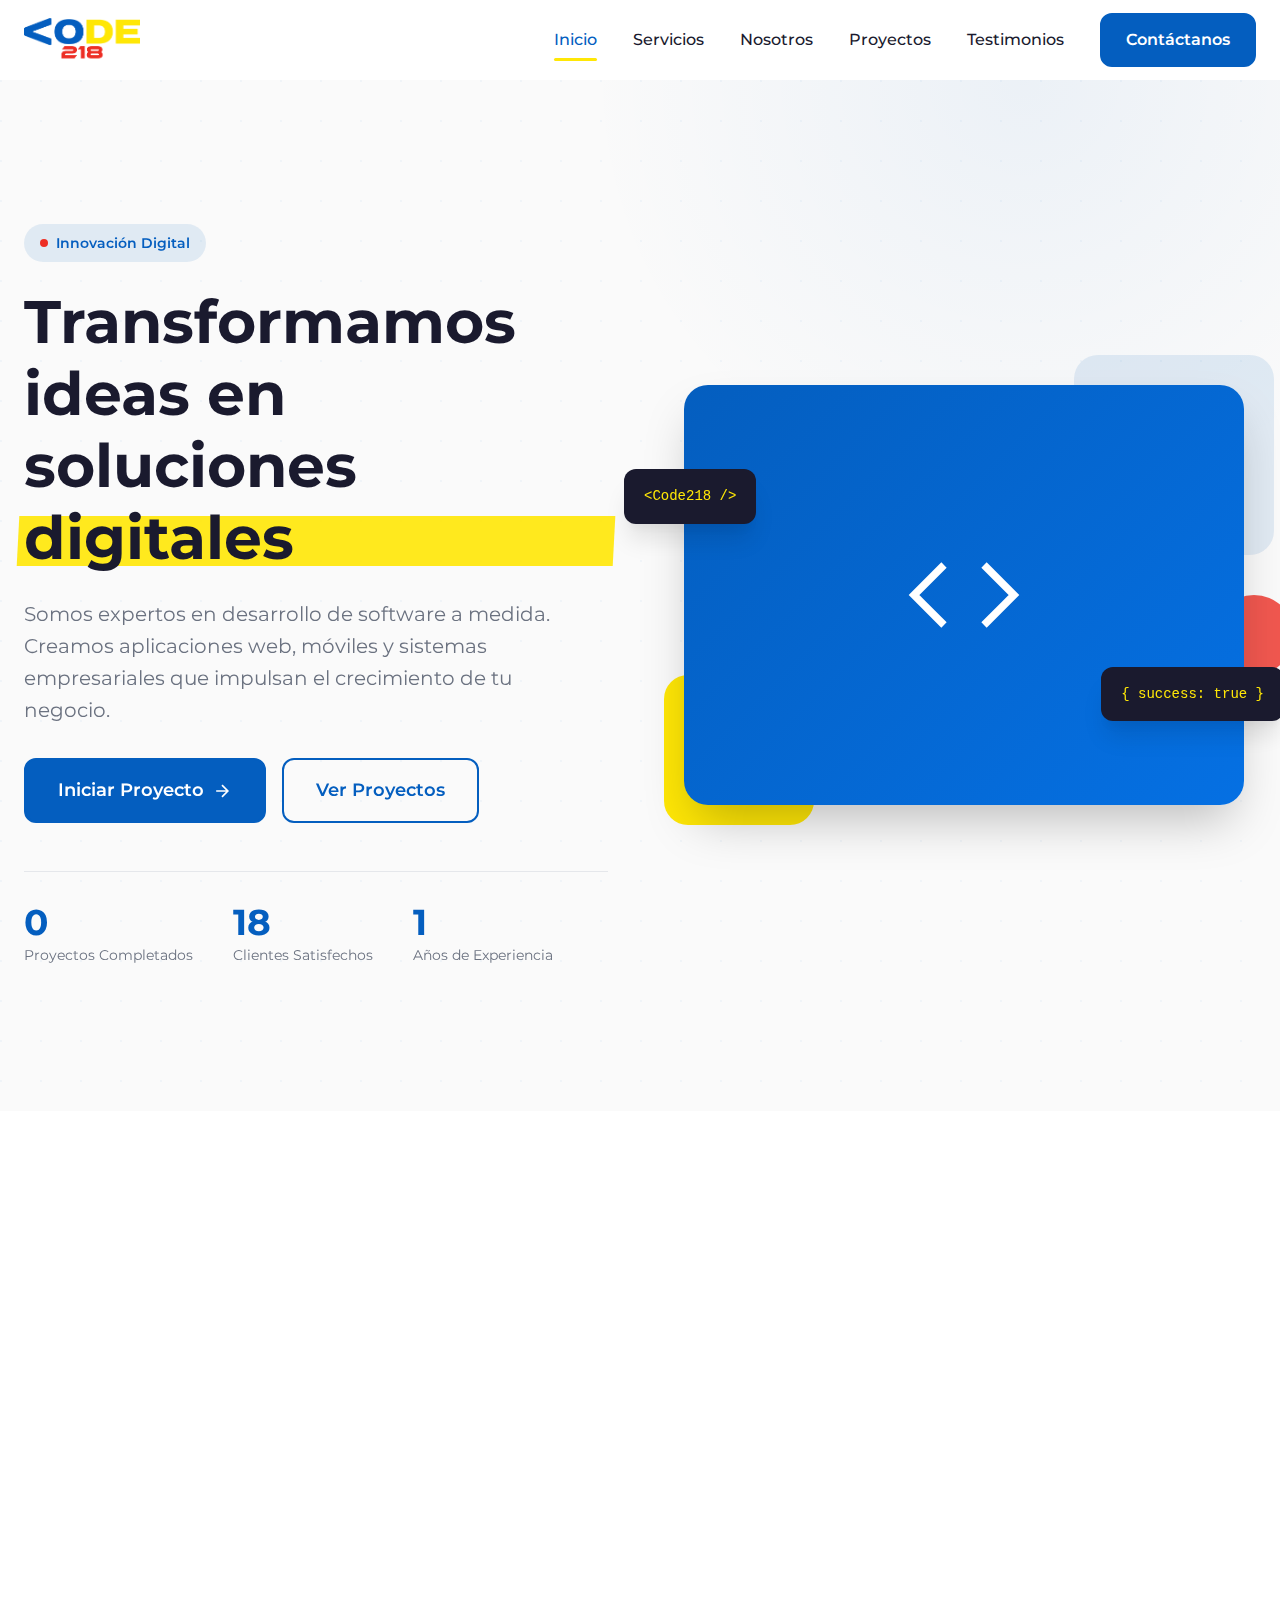
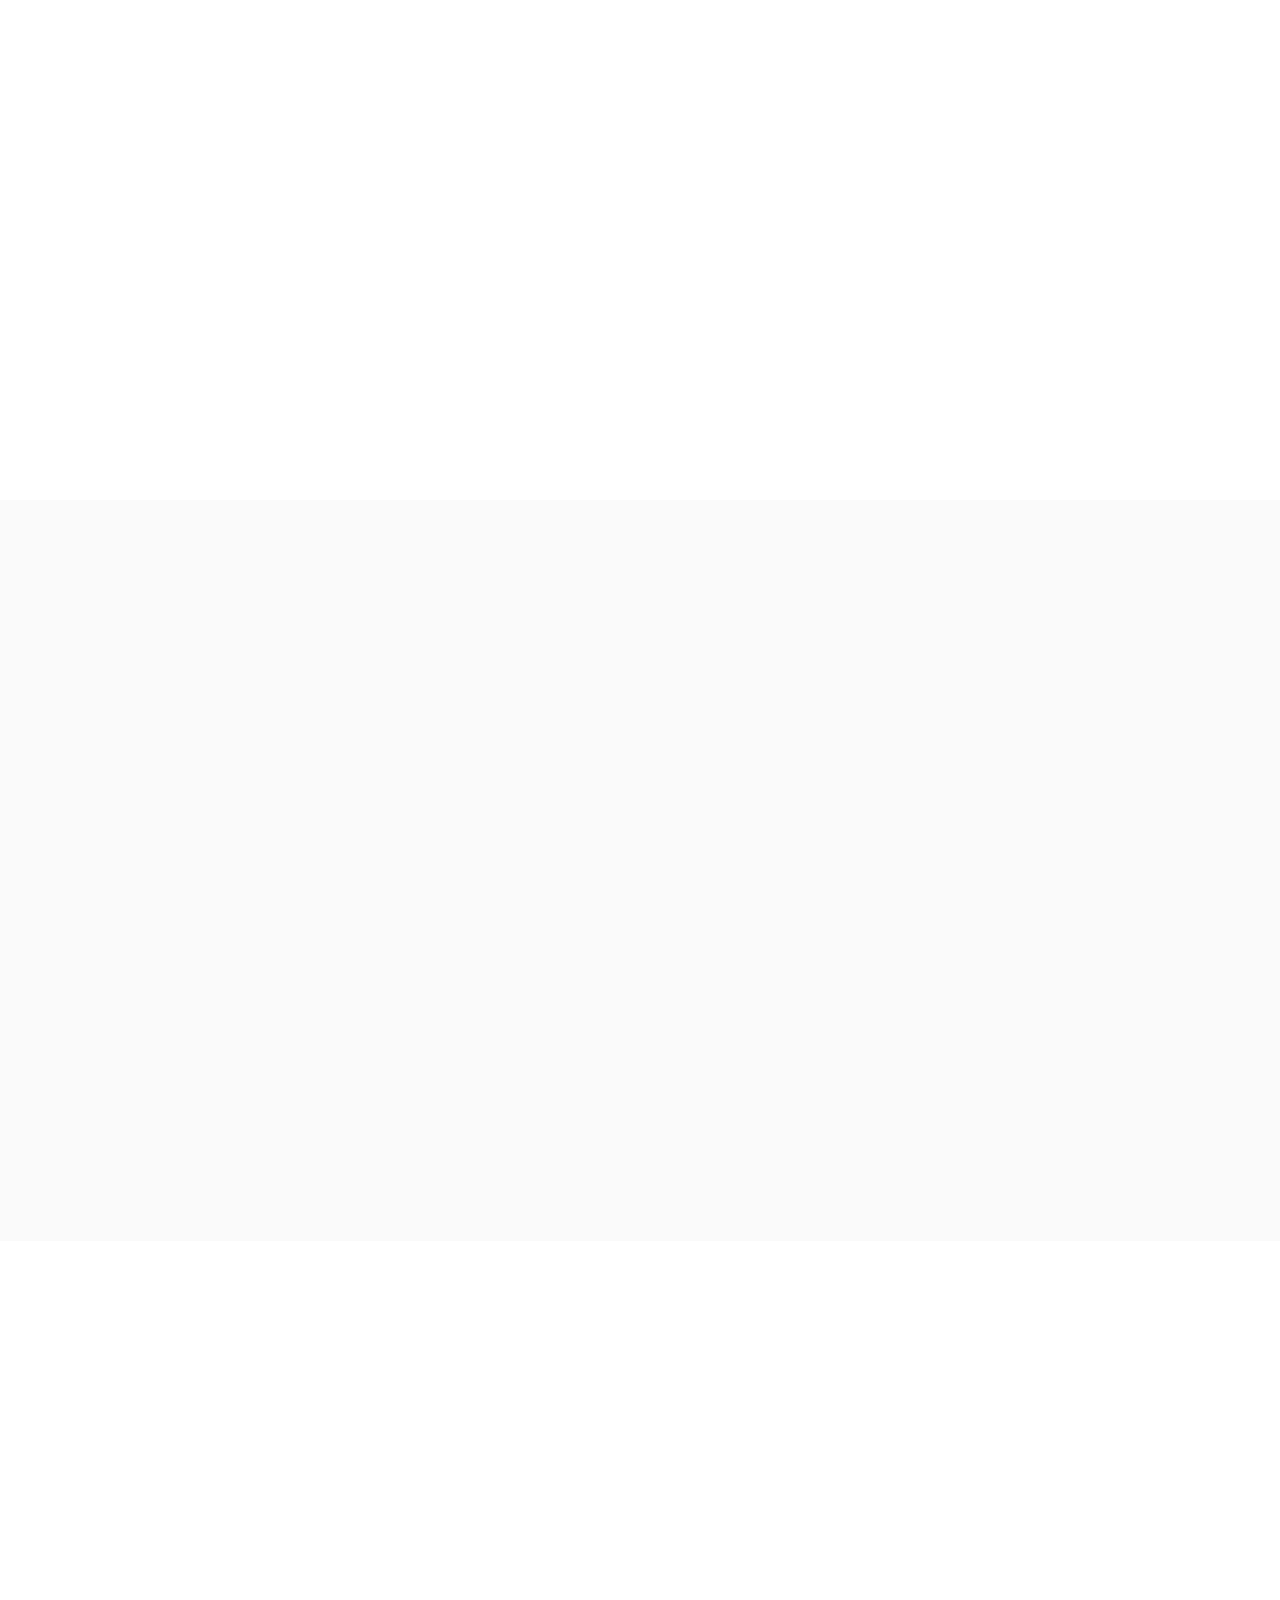
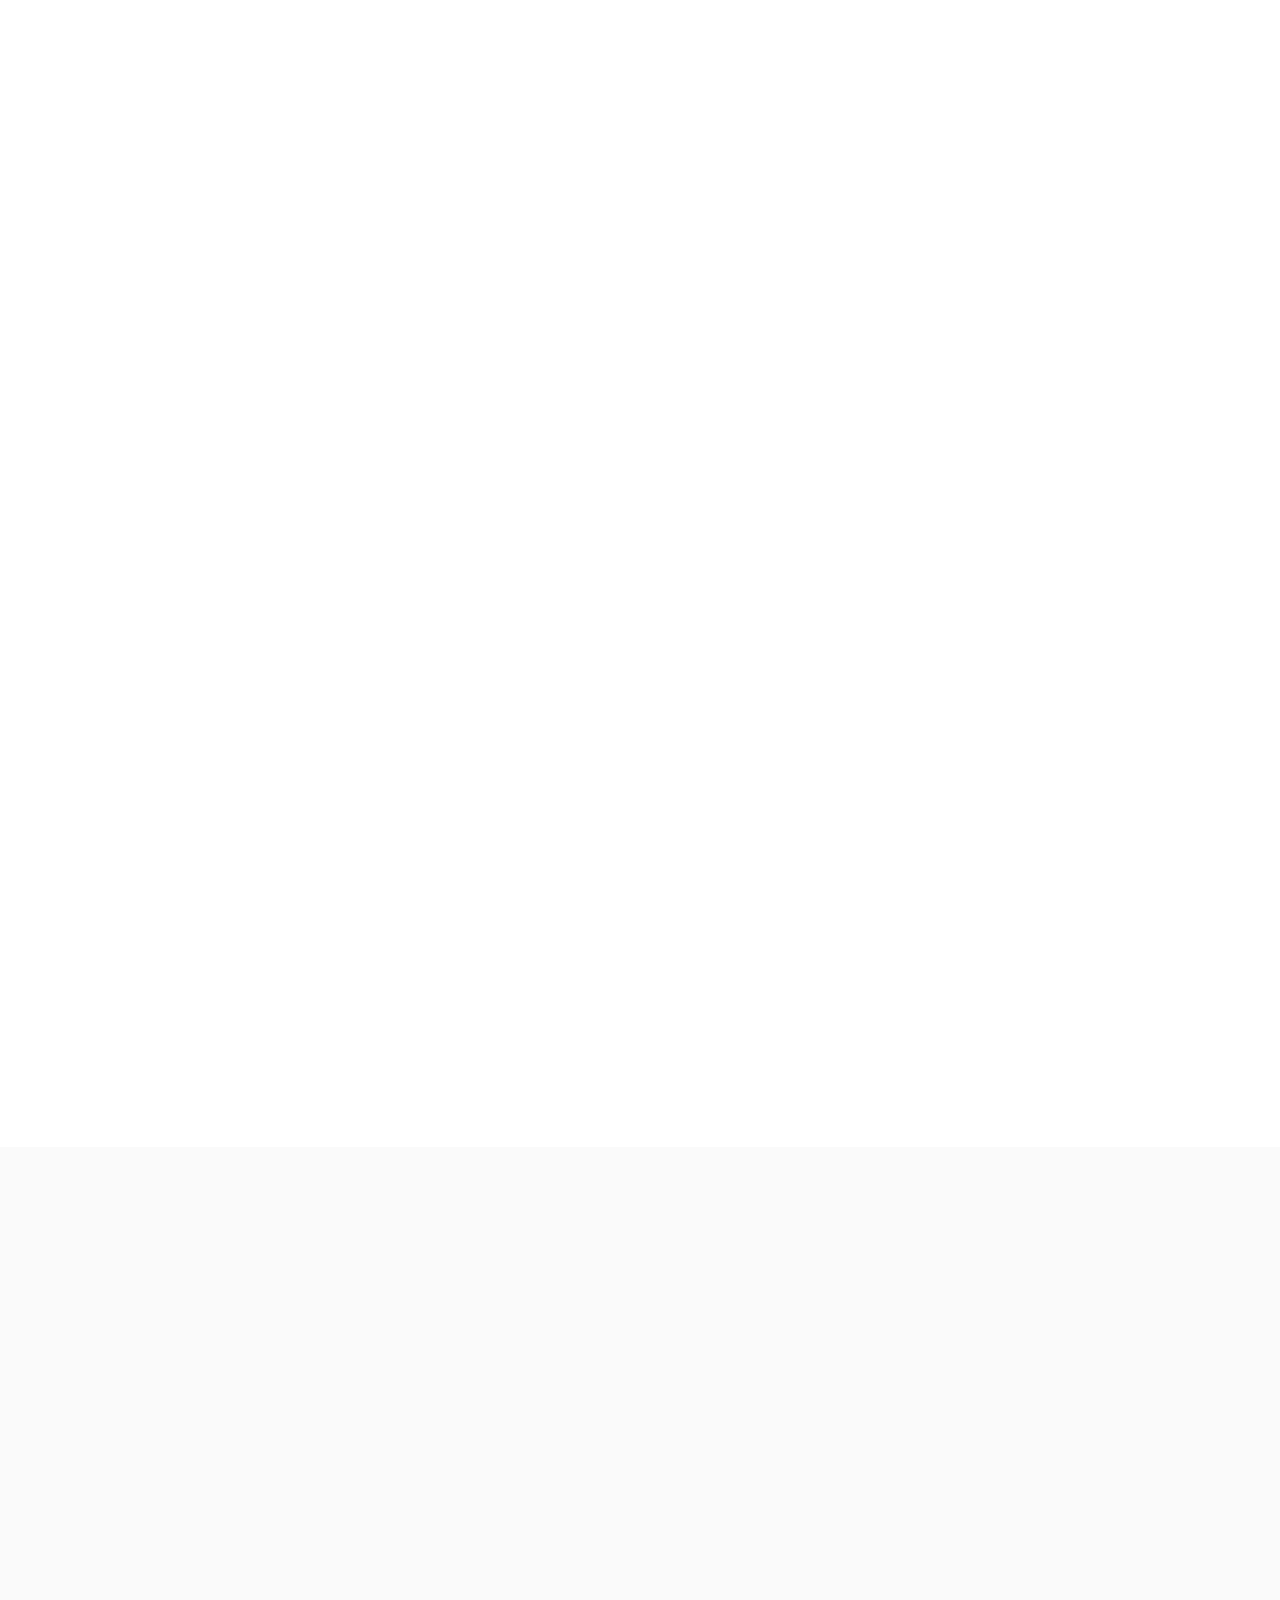
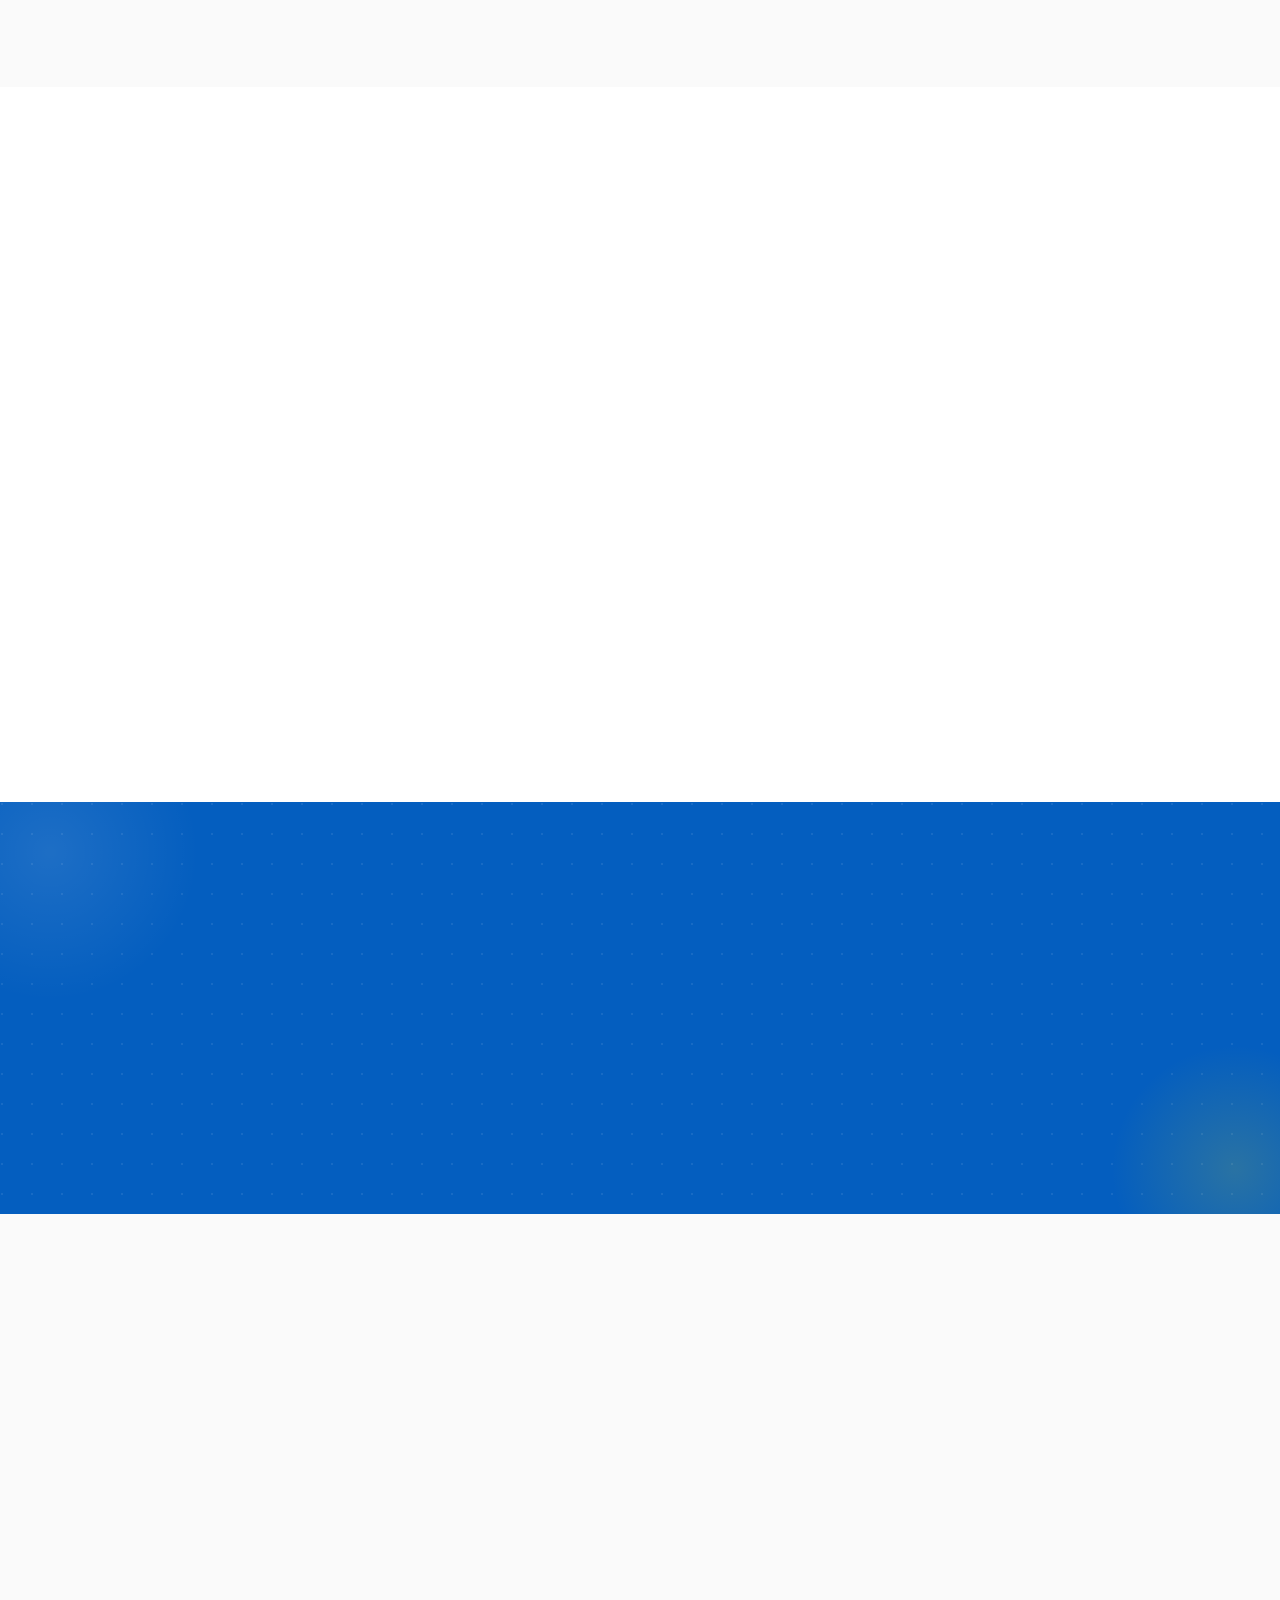
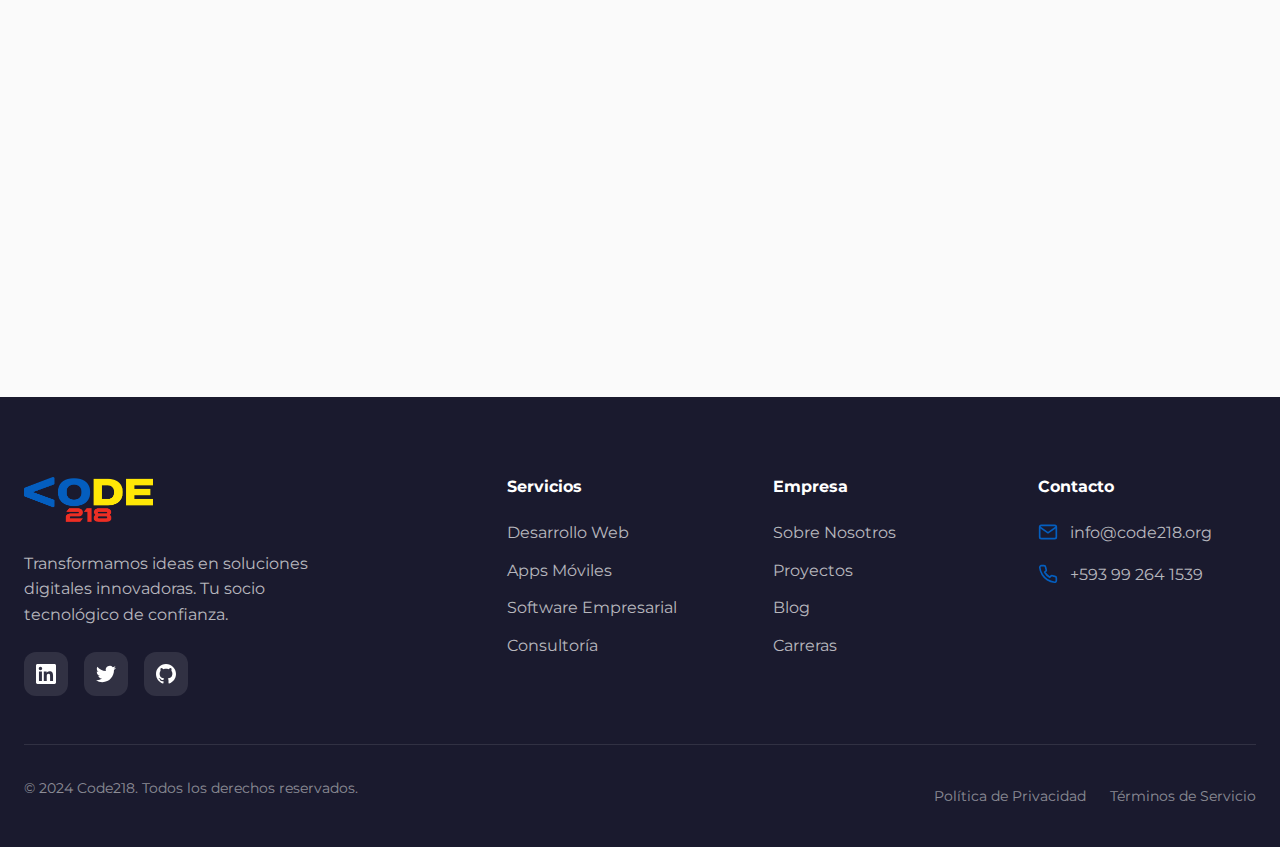
<file: index.html>
<!DOCTYPE html>
<html lang="es">
<head>
  <meta charset="UTF-8">
  <meta name="viewport" content="width=device-width, initial-scale=1.0">
  
  <!-- SEO Meta Tags -->
  <title>Code218 | Desarrollo de Software a Medida en Ecuador</title>
  <meta name="description" content="Code218 - Empresa de desarrollo de software en Loja, Ecuador. Creamos aplicaciones web, móviles y soluciones digitales a medida. ¡Transforma tu negocio hoy!">
  <meta name="keywords" content="desarrollo web Ecuador, software a medida Loja, aplicaciones móviles, Code218, programación, desarrollo de software, páginas web, apps Ecuador">
  <meta name="author" content="Code218">
  <meta name="robots" content="index, follow">
  <link rel="canonical" href="https://code218.org/">
  
  <!-- Open Graph / Facebook -->
  <meta property="og:type" content="website">
  <meta property="og:url" content="https://code218.org/">
  <meta property="og:title" content="Code218 | Desarrollo de Software a Medida en Ecuador">
  <meta property="og:description" content="Creamos aplicaciones web, móviles y soluciones digitales a medida. Tu socio tecnológico de confianza en Ecuador.">
  <meta property="og:image" content="https://code218.org/assets/images/CODE218.png">
  <meta property="og:locale" content="es_EC">
  <meta property="og:site_name" content="Code218">
  
  <!-- Twitter -->
  <meta name="twitter:card" content="summary_large_image">
  <meta name="twitter:url" content="https://code218.org/">
  <meta name="twitter:title" content="Code218 | Desarrollo de Software a Medida">
  <meta name="twitter:description" content="Creamos aplicaciones web, móviles y soluciones digitales a medida.">
  <meta name="twitter:image" content="https://code218.org/assets/images/CODE218.png">
  
  <!-- Geo Tags -->
  <meta name="geo.region" content="EC-L">
  <meta name="geo.placename" content="Loja, Ecuador">
  
  <link rel="icon" type="image/png" href="assets/images/CODE218.ico">
  
  <!-- Schema.org JSON-LD -->
  <script type="application/ld+json">
  {
    "@context": "https://schema.org",
    "@type": "Organization",
    "name": "Code218",
    "url": "https://code218.org",
    "logo": "https://code218.org/assets/images/CODE218.png",
    "description": "Empresa de desarrollo de software a medida en Ecuador. Creamos aplicaciones web, móviles y soluciones digitales.",
    "address": {
      "@type": "PostalAddress",
      "addressLocality": "Loja",
      "addressCountry": "EC"
    },
    "contactPoint": {
      "@type": "ContactPoint",
      "telephone": "+593-99-264-1539",
      "contactType": "customer service",
      "availableLanguage": "Spanish"
    },
    "sameAs": [
      "https://www.linkedin.com/in/acordova218",
      "https://github.com/adcordova00",
      "https://x.com/adcordova00"
    ]
  }
  </script>
  <link href="https://unpkg.com/aos@2.3.1/dist/aos.css" rel="stylesheet">
  <link rel="stylesheet" href="assets/css/main.css">
</head>
<body>
  <header class="header">
    <nav class="navbar" id="navbar">
      <div class="navbar__container">
        <a href="#" class="navbar__logo">
          <img src="assets/images/CODE218.png" alt="Code218 Logo" class="navbar__logo-img">
        </a>
        <ul class="navbar__menu" id="navbar-menu">
          <li class="navbar__item">
            <a href="#inicio" class="navbar__link navbar__link--active">Inicio</a>
          </li>
          <li class="navbar__item">
            <a href="#servicios" class="navbar__link">Servicios</a>
          </li>
          <li class="navbar__item">
            <a href="#nosotros" class="navbar__link">Nosotros</a>
          </li>
          <li class="navbar__item">
            <a href="#proyectos" class="navbar__link">Proyectos</a>
          </li>
          <li class="navbar__item">
            <a href="#testimonios" class="navbar__link">Testimonios</a>
          </li>
          <li class="navbar__item navbar__cta">
            <a href="https://wa.me/593992641539?text=Hola%20Code218%2C%20me%20gustar%C3%ADa%20obtener%20m%C3%A1s%20informaci%C3%B3n" target="_blank" class="btn btn--primary">Contáctanos</a>
          </li>
        </ul>
        <button class="navbar__toggle" id="navbar-toggle" aria-label="Menú">
          <span class="navbar__toggle-line"></span>
          <span class="navbar__toggle-line"></span>
          <span class="navbar__toggle-line"></span>
        </button>
      </div>
      <div class="navbar__overlay" id="navbar-overlay"></div>
    </nav>
  </header>

  <main>
    <section class="hero section" id="inicio">
      <div class="hero__bg-decoration hero__bg-decoration--grid"></div>
      <div class="hero__bg-decoration hero__bg-decoration--gradient"></div>
      <div class="hero__container container">
        <div class="hero__content" data-aos="fade-right" data-aos-duration="800">
          <span class="hero__badge">
            <span class="hero__badge-dot"></span>
            Innovación Digital
          </span>
          <h1 class="hero__title">
            Transformamos ideas en
            <span class="hero__title-highlight">soluciones digitales</span>
          </h1>
          <p class="hero__description">
            Somos expertos en desarrollo de software a medida. Creamos aplicaciones web, 
            móviles y sistemas empresariales que impulsan el crecimiento de tu negocio.
          </p>
          <div class="hero__buttons">
            <a href="https://wa.me/593992641539?text=Hola%20Code218%2C%20quiero%20iniciar%20un%20proyecto" target="_blank" class="btn btn--primary btn--lg">
              Iniciar Proyecto
              <svg class="btn__icon btn__icon--arrow" viewBox="0 0 24 24" fill="none" stroke="currentColor" stroke-width="2">
                <path d="M5 12h14M12 5l7 7-7 7"/>
              </svg>
            </a>
            <a href="#proyectos" class="btn btn--secondary btn--lg">Ver Proyectos</a>
          </div>
          <div class="hero__stats">
            <div class="hero__stat">
              <span class="hero__stat-number" data-count="150">0</span>
              <span class="hero__stat-label">Proyectos Completados</span>
            </div>
            <div class="hero__stat">
              <span class="hero__stat-number" data-count="50">0</span>
              <span class="hero__stat-label">Clientes Satisfechos</span>
            </div>
            <div class="hero__stat">
              <span class="hero__stat-number" data-count="5">0</span>
              <span class="hero__stat-label">Años de Experiencia</span>
            </div>
          </div>
        </div>
        <div class="hero__visual" data-aos="fade-left" data-aos-duration="800" data-aos-delay="200">
          <div class="hero__image-wrapper">
            <div class="hero__shape hero__shape--1"></div>
            <div class="hero__shape hero__shape--2"></div>
            <div class="hero__shape hero__shape--3"></div>
            <div class="hero__image" style="background: linear-gradient(135deg, var(--color-primary) 0%, #0570e3 100%); aspect-ratio: 4/3; display: flex; align-items: center; justify-content: center;">
              <svg width="120" height="120" viewBox="0 0 24 24" fill="none" stroke="white" stroke-width="1.5">
                <path d="M16 18l6-6-6-6M8 6l-6 6 6 6"/>
              </svg>
            </div>
            <div class="hero__code-float hero__code-float--1">
              <code>&lt;Code218 /&gt;</code>
            </div>
            <div class="hero__code-float hero__code-float--2">
              <code>{ success: true }</code>
            </div>
          </div>
        </div>
      </div>
    </section>

    <section class="services section" id="servicios">
      <div class="container">
        <div class="section-header" data-aos="fade-up">
          <span class="section-header__label">Nuestros Servicios</span>
          <h2 class="section-header__title">Soluciones a tu medida</h2>
          <p class="section-header__subtitle">
            Ofrecemos servicios integrales de desarrollo para llevar tu negocio al siguiente nivel.
          </p>
        </div>
        <div class="services__grid">
          <article class="service-card" data-aos="fade-up" data-aos-delay="100">
            <div class="service-card__icon">
              <svg viewBox="0 0 24 24" fill="none" stroke="currentColor" stroke-width="2">
                <rect x="2" y="3" width="20" height="14" rx="2" ry="2"/>
                <line x1="8" y1="21" x2="16" y2="21"/>
                <line x1="12" y1="17" x2="12" y2="21"/>
              </svg>
            </div>
            <h3 class="service-card__title">Desarrollo Web</h3>
            <p class="service-card__description">
              Creamos sitios web y aplicaciones web modernas, responsivas y optimizadas para SEO 
              que cautivan a tus usuarios.
            </p>
          </article>
          <article class="service-card" data-aos="fade-up" data-aos-delay="200">
            <div class="service-card__icon">
              <svg viewBox="0 0 24 24" fill="none" stroke="currentColor" stroke-width="2">
                <rect x="5" y="2" width="14" height="20" rx="2" ry="2"/>
                <line x1="12" y1="18" x2="12.01" y2="18"/>
              </svg>
            </div>
            <h3 class="service-card__title">Apps Móviles</h3>
            <p class="service-card__description">
              Desarrollamos aplicaciones nativas e híbridas para iOS y Android que ofrecen 
              experiencias excepcionales.
            </p>
          </article>
          <article class="service-card" data-aos="fade-up" data-aos-delay="300">
            <div class="service-card__icon">
              <svg viewBox="0 0 24 24" fill="none" stroke="currentColor" stroke-width="2">
                <path d="M12 2L2 7l10 5 10-5-10-5z"/>
                <path d="M2 17l10 5 10-5"/>
                <path d="M2 12l10 5 10-5"/>
              </svg>
            </div>
            <h3 class="service-card__title">Software Empresarial</h3>
            <p class="service-card__description">
              Sistemas ERP, CRM y soluciones personalizadas que automatizan y optimizan 
              los procesos de tu empresa.
            </p>
          </article>
          <article class="service-card" data-aos="fade-up" data-aos-delay="100">
            <div class="service-card__icon">
              <svg viewBox="0 0 24 24" fill="none" stroke="currentColor" stroke-width="2">
                <path d="M21 16V8a2 2 0 00-1-1.73l-7-4a2 2 0 00-2 0l-7 4A2 2 0 003 8v8a2 2 0 001 1.73l7 4a2 2 0 002 0l7-4A2 2 0 0021 16z"/>
                <polyline points="3.27,6.96 12,12.01 20.73,6.96"/>
                <line x1="12" y1="22.08" x2="12" y2="12"/>
              </svg>
            </div>
            <h3 class="service-card__title">APIs & Backend</h3>
            <p class="service-card__description">
              Arquitecturas robustas y escalables con APIs REST y GraphQL que potencian 
              tus aplicaciones.
            </p>
          </article>
          <article class="service-card" data-aos="fade-up" data-aos-delay="200">
            <div class="service-card__icon">
              <svg viewBox="0 0 24 24" fill="none" stroke="currentColor" stroke-width="2">
                <path d="M17 21v-2a4 4 0 00-4-4H5a4 4 0 00-4 4v2"/>
                <circle cx="9" cy="7" r="4"/>
                <path d="M23 21v-2a4 4 0 00-3-3.87"/>
                <path d="M16 3.13a4 4 0 010 7.75"/>
              </svg>
            </div>
            <h3 class="service-card__title">Consultoría Tech</h3>
            <p class="service-card__description">
              Te asesoramos en la elección de tecnologías y arquitecturas para maximizar 
              el éxito de tu proyecto.
            </p>
          </article>
          <article class="service-card" data-aos="fade-up" data-aos-delay="300">
            <div class="service-card__icon">
              <svg viewBox="0 0 24 24" fill="none" stroke="currentColor" stroke-width="2">
                <polyline points="16,18 22,12 16,6"/>
                <polyline points="8,6 2,12 8,18"/>
              </svg>
            </div>
            <h3 class="service-card__title">Mantenimiento</h3>
            <p class="service-card__description">
              Soporte continuo, actualizaciones y mejoras para mantener tu software 
              funcionando al máximo rendimiento.
            </p>
          </article>
        </div>
      </div>
    </section>

    <section class="about section section--alt" id="nosotros">
      <div class="container">
        <div class="about__container">
          <div class="about__image-wrapper" data-aos="fade-right">
            <div class="about__image" style="background: linear-gradient(135deg, #f0f0f0 0%, #e0e0e0 100%); aspect-ratio: 4/3; display: flex; align-items: center; justify-content: center; border-radius: var(--radius-2xl);">
              <svg width="100" height="100" viewBox="0 0 24 24" fill="none" stroke="var(--color-primary)" stroke-width="1.5">
                <path d="M17 21v-2a4 4 0 00-4-4H5a4 4 0 00-4 4v2"/>
                <circle cx="9" cy="7" r="4"/>
                <path d="M23 21v-2a4 4 0 00-3-3.87"/>
                <path d="M16 3.13a4 4 0 010 7.75"/>
              </svg>
            </div>
            <div class="about__experience-badge">
              <span class="about__experience-number">5+</span>
              <span class="about__experience-text">Años de Experiencia</span>
            </div>
          </div>
          <div class="about__content" data-aos="fade-left">
            <span class="about__label">Sobre Nosotros</span>
            <h2 class="about__title">Un equipo apasionado por la tecnología</h2>
            <p class="about__description">
              En Code218, combinamos creatividad técnica con un profundo entendimiento de las 
              necesidades empresariales. Nuestro equipo de desarrolladores expertos trabaja 
              incansablemente para entregar soluciones que superan expectativas.
            </p>
            <ul class="about__features">
              <li class="about__feature">
                <span class="about__feature-icon">
                  <svg viewBox="0 0 24 24" fill="none" stroke="currentColor" stroke-width="3">
                    <polyline points="20,6 9,17 4,12"/>
                  </svg>
                </span>
                Metodologías ágiles para entregas rápidas
              </li>
              <li class="about__feature">
                <span class="about__feature-icon">
                  <svg viewBox="0 0 24 24" fill="none" stroke="currentColor" stroke-width="3">
                    <polyline points="20,6 9,17 4,12"/>
                  </svg>
                </span>
                Código limpio y documentación completa
              </li>
              <li class="about__feature">
                <span class="about__feature-icon">
                  <svg viewBox="0 0 24 24" fill="none" stroke="currentColor" stroke-width="3">
                    <polyline points="20,6 9,17 4,12"/>
                  </svg>
                </span>
                Comunicación constante durante el proyecto
              </li>
              <li class="about__feature">
                <span class="about__feature-icon">
                  <svg viewBox="0 0 24 24" fill="none" stroke="currentColor" stroke-width="3">
                    <polyline points="20,6 9,17 4,12"/>
                  </svg>
                </span>
                Soporte post-lanzamiento garantizado
              </li>
            </ul>
            <a href="https://wa.me/593992641539?text=Hola%20Code218%2C%20quiero%20conocer%20m%C3%A1s%20sobre%20ustedes" target="_blank" class="btn btn--primary">Conoce más</a>
          </div>
        </div>
      </div>
    </section>

    <section class="projects section" id="proyectos">
      <div class="container">
        <div class="section-header" data-aos="fade-up">
          <span class="section-header__label">Nuestro Trabajo</span>
          <h2 class="section-header__title">Proyectos Destacados</h2>
          <p class="section-header__subtitle">
            Descubre algunos de los proyectos que hemos desarrollado para nuestros clientes.
          </p>
        </div>
        <div class="projects__filters" data-aos="fade-up" data-aos-delay="100">
          <button class="projects__filter projects__filter--active" data-filter="all">Todos</button>
          <button class="projects__filter" data-filter="web">Web</button>
          <button class="projects__filter" data-filter="mobile">Móvil</button>
          <button class="projects__filter" data-filter="enterprise">Empresarial</button>
        </div>
        <div class="projects__grid">
          <article class="project-card projects__item--featured" data-aos="fade-up" data-category="web">
            <div class="project-card__image" style="background: linear-gradient(135deg, var(--color-primary) 0%, #0570e3 100%); width: 100%; height: 100%;"></div>
            <div class="project-card__overlay">
              <span class="project-card__category">Aplicación Web</span>
              <h3 class="project-card__title">E-Commerce Platform</h3>
              <p class="project-card__description">Plataforma de comercio electrónico completa con pasarela de pagos integrada.</p>
            </div>
          </article>
          <article class="project-card" data-aos="fade-up" data-aos-delay="100" data-category="mobile">
            <div class="project-card__image" style="background: linear-gradient(135deg, var(--color-secondary) 0%, #e6cf00 100%); width: 100%; height: 100%;"></div>
            <div class="project-card__overlay">
              <span class="project-card__category">App Móvil</span>
              <h3 class="project-card__title">Delivery App</h3>
              <p class="project-card__description">Aplicación de delivery con seguimiento en tiempo real.</p>
            </div>
          </article>
          <article class="project-card" data-aos="fade-up" data-aos-delay="200" data-category="enterprise">
            <div class="project-card__image" style="background: linear-gradient(135deg, var(--color-accent) 0%, #c9211a 100%); width: 100%; height: 100%;"></div>
            <div class="project-card__overlay">
              <span class="project-card__category">Software Empresarial</span>
              <h3 class="project-card__title">Sistema ERP</h3>
              <p class="project-card__description">Sistema de gestión empresarial integral.</p>
            </div>
          </article>
          <article class="project-card" data-aos="fade-up" data-aos-delay="100" data-category="web">
            <div class="project-card__image" style="background: linear-gradient(135deg, #6366f1 0%, #4f46e5 100%); width: 100%; height: 100%;"></div>
            <div class="project-card__overlay">
              <span class="project-card__category">Aplicación Web</span>
              <h3 class="project-card__title">Dashboard Analytics</h3>
              <p class="project-card__description">Panel de control con visualización de datos en tiempo real.</p>
            </div>
          </article>
          <article class="project-card" data-aos="fade-up" data-aos-delay="200" data-category="mobile">
            <div class="project-card__image" style="background: linear-gradient(135deg, #10b981 0%, #059669 100%); width: 100%; height: 100%;"></div>
            <div class="project-card__overlay">
              <span class="project-card__category">App Móvil</span>
              <h3 class="project-card__title">Fitness Tracker</h3>
              <p class="project-card__description">Aplicación de seguimiento de actividad física.</p>
            </div>
          </article>
        </div>
        <div class="projects__more" data-aos="fade-up">
          <a href="#" class="btn btn--secondary">Ver todos los proyectos</a>
        </div>
      </div>
    </section>

    <section class="technologies section section--alt">
      <div class="container">
        <div class="section-header" data-aos="fade-up">
          <span class="section-header__label">Tecnologías</span>
          <h2 class="section-header__title">Stack Tecnológico</h2>
          <p class="section-header__subtitle">
            Trabajamos con las tecnologías más modernas y demandadas del mercado.
          </p>
        </div>
        <div class="technologies__carousel" data-aos="fade-up" data-aos-delay="100">
          <div class="technologies__track">
            <div class="technologies__item"><span style="font-weight: bold; color: var(--color-text);">React</span></div>
            <div class="technologies__item"><span style="font-weight: bold; color: var(--color-text);">Node.js</span></div>
            <div class="technologies__item"><span style="font-weight: bold; color: var(--color-text);">Python</span></div>
            <div class="technologies__item"><span style="font-weight: bold; color: var(--color-text);">TypeScript</span></div>
            <div class="technologies__item"><span style="font-weight: bold; color: var(--color-text);">PostgreSQL</span></div>
            <div class="technologies__item"><span style="font-weight: bold; color: var(--color-text);">MongoDB</span></div>
            <div class="technologies__item"><span style="font-weight: bold; color: var(--color-text);">AWS</span></div>
            <div class="technologies__item"><span style="font-weight: bold; color: var(--color-text);">Docker</span></div>
            <div class="technologies__item"><span style="font-weight: bold; color: var(--color-text);">React</span></div>
            <div class="technologies__item"><span style="font-weight: bold; color: var(--color-text);">Node.js</span></div>
            <div class="technologies__item"><span style="font-weight: bold; color: var(--color-text);">Python</span></div>
            <div class="technologies__item"><span style="font-weight: bold; color: var(--color-text);">TypeScript</span></div>
            <div class="technologies__item"><span style="font-weight: bold; color: var(--color-text);">PostgreSQL</span></div>
            <div class="technologies__item"><span style="font-weight: bold; color: var(--color-text);">MongoDB</span></div>
            <div class="technologies__item"><span style="font-weight: bold; color: var(--color-text);">AWS</span></div>
            <div class="technologies__item"><span style="font-weight: bold; color: var(--color-text);">Docker</span></div>
          </div>
        </div>
      </div>
    </section>

    <section class="testimonials section" id="testimonios">
      <div class="container">
        <div class="section-header" data-aos="fade-up">
          <span class="section-header__label">Testimonios</span>
          <h2 class="section-header__title">Lo que dicen nuestros clientes</h2>
          <p class="section-header__subtitle">
            La satisfacción de nuestros clientes es nuestra mayor recompensa.
          </p>
        </div>
        <div class="testimonials__grid">
          <article class="testimonial-card" data-aos="fade-up" data-aos-delay="100">
            <span class="testimonial-card__quote">"</span>
            <p class="testimonial-card__content">
              El equipo de Code218 superó todas nuestras expectativas. Entregaron un producto 
              de calidad excepcional en tiempo récord. Sin duda volveremos a trabajar juntos.
            </p>
            <div class="testimonial-card__author">
              <div class="testimonial-card__avatar" style="background: var(--color-primary); display: flex; align-items: center; justify-content: center; color: white; font-weight: bold;">MC</div>
              <div class="testimonial-card__info">
                <span class="testimonial-card__name">María González</span>
                <span class="testimonial-card__role">CEO, TechStartup</span>
              </div>
            </div>
          </article>
          <article class="testimonial-card" data-aos="fade-up" data-aos-delay="200">
            <span class="testimonial-card__quote">"</span>
            <p class="testimonial-card__content">
              Profesionales de primer nivel. La comunicación fue excelente durante todo el 
              proyecto y el resultado final fue exactamente lo que necesitábamos.
            </p>
            <div class="testimonial-card__author">
              <div class="testimonial-card__avatar" style="background: var(--color-accent); display: flex; align-items: center; justify-content: center; color: white; font-weight: bold;">CR</div>
              <div class="testimonial-card__info">
                <span class="testimonial-card__name">Carlos Rodríguez</span>
                <span class="testimonial-card__role">Director, LogisCorp</span>
              </div>
            </div>
          </article>
          <article class="testimonial-card" data-aos="fade-up" data-aos-delay="300">
            <span class="testimonial-card__quote">"</span>
            <p class="testimonial-card__content">
              Nuestra app móvil fue todo un éxito gracias a Code218. Su expertise técnico 
              y atención al detalle marcaron la diferencia en nuestro lanzamiento.
            </p>
            <div class="testimonial-card__author">
              <div class="testimonial-card__avatar" style="background: var(--color-secondary); display: flex; align-items: center; justify-content: center; color: var(--color-text); font-weight: bold;">AL</div>
              <div class="testimonial-card__info">
                <span class="testimonial-card__name">Ana López</span>
                <span class="testimonial-card__role">Product Manager, AppVentures</span>
              </div>
            </div>
          </article>
        </div>
      </div>
    </section>

    <section class="cta section">
      <div class="cta__decoration cta__decoration--pattern"></div>
      <div class="cta__decoration cta__decoration--1"></div>
      <div class="cta__decoration cta__decoration--2"></div>
      <div class="container">
        <div class="cta__container" data-aos="fade-up">
          <h2 class="cta__title">¿Listo para comenzar tu proyecto?</h2>
          <p class="cta__description">
            Conversemos sobre tu idea y cómo podemos ayudarte a hacerla realidad. 
            La primera consulta es sin compromiso.
          </p>
          <div class="cta__buttons">
            <a href="https://wa.me/593992641539?text=Hola%20Code218%2C%20me%20gustar%C3%ADa%20solicitar%20una%20cotizaci%C3%B3n" target="_blank" class="btn btn--accent btn--lg">Solicitar Cotización</a>
            <a href="https://wa.me/593992641539?text=Hola%20Code218%2C%20quiero%20agendar%20una%20llamada" target="_blank" class="btn btn--white btn--lg">Agendar Llamada</a>
          </div>
        </div>
      </div>
    </section>

    <section class="contact section" id="contacto">
      <div class="container">
        <div class="contact__container">
          <div class="contact__info" data-aos="fade-right">
            <span class="contact__label">Contacto</span>
            <h2 class="contact__title">Hablemos de tu proyecto</h2>
            <p class="contact__description">
              Estamos aquí para ayudarte. Completa el formulario o contáctanos directamente 
              por cualquiera de nuestros canales.
            </p>
            <div class="contact__details">
              <div class="contact__detail">
                <div class="contact__detail-icon">
                  <svg viewBox="0 0 24 24" fill="none" stroke="currentColor" stroke-width="2">
                    <path d="M4 4h16c1.1 0 2 .9 2 2v12c0 1.1-.9 2-2 2H4c-1.1 0-2-.9-2-2V6c0-1.1.9-2 2-2z"/>
                    <polyline points="22,6 12,13 2,6"/>
                  </svg>
                </div>
                <div class="contact__detail-content">
                  <span class="contact__detail-label">Email</span>
                  <span class="contact__detail-value">
                    <a href="mailto:info@code218.org">info@code218.org</a>
                  </span>
                </div>
              </div>
              <div class="contact__detail">
                <div class="contact__detail-icon">
                  <svg viewBox="0 0 24 24" fill="none" stroke="currentColor" stroke-width="2">
                    <path d="M22 16.92v3a2 2 0 01-2.18 2 19.79 19.79 0 01-8.63-3.07 19.5 19.5 0 01-6-6 19.79 19.79 0 01-3.07-8.67A2 2 0 014.11 2h3a2 2 0 012 1.72 12.84 12.84 0 00.7 2.81 2 2 0 01-.45 2.11L8.09 9.91a16 16 0 006 6l1.27-1.27a2 2 0 012.11-.45 12.84 12.84 0 002.81.7A2 2 0 0122 16.92z"/>
                  </svg>
                </div>
                <div class="contact__detail-content">
                  <span class="contact__detail-label">Teléfono</span>
                  <span class="contact__detail-value">
                    <a href="https://wa.me/593992641539" target="_blank">+593 99 264 1539</a>
                  </span>
                </div>
              </div>
              <div class="contact__detail">
                <div class="contact__detail-icon">
                  <svg viewBox="0 0 24 24" fill="none" stroke="currentColor" stroke-width="2">
                    <path d="M21 10c0 7-9 13-9 13s-9-6-9-13a9 9 0 0118 0z"/>
                    <circle cx="12" cy="10" r="3"/>
                  </svg>
                </div>
                <div class="contact__detail-content">
                  <span class="contact__detail-label">Ubicación</span>
                  <span class="contact__detail-value">Loja, Ecuador</span>
                </div>
              </div>
            </div>
            <div class="contact__social">
              <a href="https://www.linkedin.com/in/acordova218" class="contact__social-link" aria-label="LinkedIn" target="_blank">
                <svg viewBox="0 0 24 24" fill="currentColor">
                  <path d="M20.447 20.452h-3.554v-5.569c0-1.328-.027-3.037-1.852-3.037-1.853 0-2.136 1.445-2.136 2.939v5.667H9.351V9h3.414v1.561h.046c.477-.9 1.637-1.85 3.37-1.85 3.601 0 4.267 2.37 4.267 5.455v6.286zM5.337 7.433c-1.144 0-2.063-.926-2.063-2.065 0-1.138.92-2.063 2.063-2.063 1.14 0 2.064.925 2.064 2.063 0 1.139-.925 2.065-2.064 2.065zm1.782 13.019H3.555V9h3.564v11.452zM22.225 0H1.771C.792 0 0 .774 0 1.729v20.542C0 23.227.792 24 1.771 24h20.451C23.2 24 24 23.227 24 22.271V1.729C24 .774 23.2 0 22.222 0h.003z"/>
                </svg>
              </a>
              <a href="https://x.com/adcordova00" class="contact__social-link" aria-label="Twitter" target="_blank">
                <svg viewBox="0 0 24 24" fill="currentColor">
                  <path d="M23.953 4.57a10 10 0 01-2.825.775 4.958 4.958 0 002.163-2.723c-.951.555-2.005.959-3.127 1.184a4.92 4.92 0 00-8.384 4.482C7.69 8.095 4.067 6.13 1.64 3.162a4.822 4.822 0 00-.666 2.475c0 1.71.87 3.213 2.188 4.096a4.904 4.904 0 01-2.228-.616v.06a4.923 4.923 0 003.946 4.827 4.996 4.996 0 01-2.212.085 4.936 4.936 0 004.604 3.417 9.867 9.867 0 01-6.102 2.105c-.39 0-.779-.023-1.17-.067a13.995 13.995 0 007.557 2.209c9.053 0 13.998-7.496 13.998-13.985 0-.21 0-.42-.015-.63A9.935 9.935 0 0024 4.59z"/>
                </svg>
              </a>
              <a href="https://github.com/adcordova00" class="contact__social-link" aria-label="GitHub" target="_blank">
                <svg viewBox="0 0 24 24" fill="currentColor">
                  <path d="M12 0c-6.626 0-12 5.373-12 12 0 5.302 3.438 9.8 8.207 11.387.599.111.793-.261.793-.577v-2.234c-3.338.726-4.033-1.416-4.033-1.416-.546-1.387-1.333-1.756-1.333-1.756-1.089-.745.083-.729.083-.729 1.205.084 1.839 1.237 1.839 1.237 1.07 1.834 2.807 1.304 3.492.997.107-.775.418-1.305.762-1.604-2.665-.305-5.467-1.334-5.467-5.931 0-1.311.469-2.381 1.236-3.221-.124-.303-.535-1.524.117-3.176 0 0 1.008-.322 3.301 1.23.957-.266 1.983-.399 3.003-.404 1.02.005 2.047.138 3.006.404 2.291-1.552 3.297-1.23 3.297-1.23.653 1.653.242 2.874.118 3.176.77.84 1.235 1.911 1.235 3.221 0 4.609-2.807 5.624-5.479 5.921.43.372.823 1.102.823 2.222v3.293c0 .319.192.694.801.576 4.765-1.589 8.199-6.086 8.199-11.386 0-6.627-5.373-12-12-12z"/>
                </svg>
              </a>
            </div>
          </div>
          <div class="contact__form-wrapper" data-aos="fade-left">
            <form class="contact__form" id="contact-form">
              <div class="form-group form-group--row">
                <div class="form-group">
                  <label for="name" class="form-label form-label--required">Nombre</label>
                  <input type="text" id="name" name="name" class="form-input" placeholder="Tu nombre" required>
                </div>
                <div class="form-group">
                  <label for="email" class="form-label form-label--required">Email</label>
                  <input type="email" id="email" name="email" class="form-input" placeholder="tu@email.com" required>
                </div>
              </div>
              <div class="form-group">
                <label for="subject" class="form-label">Asunto</label>
                <input type="text" id="subject" name="subject" class="form-input" placeholder="¿En qué podemos ayudarte?">
              </div>
              <div class="form-group">
                <label for="message" class="form-label form-label--required">Mensaje</label>
                <textarea id="message" name="message" class="form-textarea" placeholder="Cuéntanos sobre tu proyecto..." required></textarea>
              </div>
              <button type="submit" class="btn btn--primary btn--lg btn--full contact__form-submit">
                Enviar por WhatsApp
                <svg class="btn__icon" viewBox="0 0 24 24" fill="currentColor">
                  <path d="M17.472 14.382c-.297-.149-1.758-.867-2.03-.967-.273-.099-.471-.148-.67.15-.197.297-.767.966-.94 1.164-.173.199-.347.223-.644.075-.297-.15-1.255-.463-2.39-1.475-.883-.788-1.48-1.761-1.653-2.059-.173-.297-.018-.458.13-.606.134-.133.298-.347.446-.52.149-.174.198-.298.298-.497.099-.198.05-.371-.025-.52-.075-.149-.669-1.612-.916-2.207-.242-.579-.487-.5-.669-.51-.173-.008-.371-.01-.57-.01-.198 0-.52.074-.792.372-.272.297-1.04 1.016-1.04 2.479 0 1.462 1.065 2.875 1.213 3.074.149.198 2.096 3.2 5.077 4.487.709.306 1.262.489 1.694.625.712.227 1.36.195 1.871.118.571-.085 1.758-.719 2.006-1.413.248-.694.248-1.289.173-1.413-.074-.124-.272-.198-.57-.347m-5.421 7.403h-.004a9.87 9.87 0 01-5.031-1.378l-.361-.214-3.741.982.998-3.648-.235-.374a9.86 9.86 0 01-1.51-5.26c.001-5.45 4.436-9.884 9.888-9.884 2.64 0 5.122 1.03 6.988 2.898a9.825 9.825 0 012.893 6.994c-.003 5.45-4.437 9.884-9.885 9.884m8.413-18.297A11.815 11.815 0 0012.05 0C5.495 0 .16 5.335.157 11.892c0 2.096.547 4.142 1.588 5.945L.057 24l6.305-1.654a11.882 11.882 0 005.683 1.448h.005c6.554 0 11.89-5.335 11.893-11.893a11.821 11.821 0 00-3.48-8.413z"/>
                </svg>
              </button>
            </form>
          </div>
        </div>
      </div>
    </section>
  </main>

  <footer class="footer">
    <div class="footer__container">
      <div class="footer__grid">
        <div class="footer__brand">
          <img src="assets/images/CODE218.png" alt="Code218" class="footer__logo">
          <p class="footer__description">
            Transformamos ideas en soluciones digitales innovadoras. 
            Tu socio tecnológico de confianza.
          </p>
          <div class="footer__social">
            <a href="https://www.linkedin.com/in/acordova218" class="footer__social-link" aria-label="LinkedIn" target="_blank">
              <svg viewBox="0 0 24 24" fill="currentColor">
                <path d="M20.447 20.452h-3.554v-5.569c0-1.328-.027-3.037-1.852-3.037-1.853 0-2.136 1.445-2.136 2.939v5.667H9.351V9h3.414v1.561h.046c.477-.9 1.637-1.85 3.37-1.85 3.601 0 4.267 2.37 4.267 5.455v6.286zM5.337 7.433c-1.144 0-2.063-.926-2.063-2.065 0-1.138.92-2.063 2.063-2.063 1.14 0 2.064.925 2.064 2.063 0 1.139-.925 2.065-2.064 2.065zm1.782 13.019H3.555V9h3.564v11.452zM22.225 0H1.771C.792 0 0 .774 0 1.729v20.542C0 23.227.792 24 1.771 24h20.451C23.2 24 24 23.227 24 22.271V1.729C24 .774 23.2 0 22.222 0h.003z"/>
              </svg>
            </a>
            <a href="https://x.com/adcordova00" class="footer__social-link" aria-label="Twitter" target="_blank">
              <svg viewBox="0 0 24 24" fill="currentColor">
                <path d="M23.953 4.57a10 10 0 01-2.825.775 4.958 4.958 0 002.163-2.723c-.951.555-2.005.959-3.127 1.184a4.92 4.92 0 00-8.384 4.482C7.69 8.095 4.067 6.13 1.64 3.162a4.822 4.822 0 00-.666 2.475c0 1.71.87 3.213 2.188 4.096a4.904 4.904 0 01-2.228-.616v.06a4.923 4.923 0 003.946 4.827 4.996 4.996 0 01-2.212.085 4.936 4.936 0 004.604 3.417 9.867 9.867 0 01-6.102 2.105c-.39 0-.779-.023-1.17-.067a13.995 13.995 0 007.557 2.209c9.053 0 13.998-7.496 13.998-13.985 0-.21 0-.42-.015-.63A9.935 9.935 0 0024 4.59z"/>
              </svg>
            </a>
            <a href="https://github.com/adcordova00" class="footer__social-link" aria-label="GitHub" target="_blank">
              <svg viewBox="0 0 24 24" fill="currentColor">
                <path d="M12 0c-6.626 0-12 5.373-12 12 0 5.302 3.438 9.8 8.207 11.387.599.111.793-.261.793-.577v-2.234c-3.338.726-4.033-1.416-4.033-1.416-.546-1.387-1.333-1.756-1.333-1.756-1.089-.745.083-.729.083-.729 1.205.084 1.839 1.237 1.839 1.237 1.07 1.834 2.807 1.304 3.492.997.107-.775.418-1.305.762-1.604-2.665-.305-5.467-1.334-5.467-5.931 0-1.311.469-2.381 1.236-3.221-.124-.303-.535-1.524.117-3.176 0 0 1.008-.322 3.301 1.23.957-.266 1.983-.399 3.003-.404 1.02.005 2.047.138 3.006.404 2.291-1.552 3.297-1.23 3.297-1.23.653 1.653.242 2.874.118 3.176.77.84 1.235 1.911 1.235 3.221 0 4.609-2.807 5.624-5.479 5.921.43.372.823 1.102.823 2.222v3.293c0 .319.192.694.801.576 4.765-1.589 8.199-6.086 8.199-11.386 0-6.627-5.373-12-12-12z"/>
              </svg>
            </a>
          </div>
        </div>
        <nav class="footer__nav">
          <h4 class="footer__nav-title">Servicios</h4>
          <ul class="footer__nav-list">
            <li><a href="#" class="footer__nav-link">Desarrollo Web</a></li>
            <li><a href="#" class="footer__nav-link">Apps Móviles</a></li>
            <li><a href="#" class="footer__nav-link">Software Empresarial</a></li>
            <li><a href="#" class="footer__nav-link">Consultoría</a></li>
          </ul>
        </nav>
        <nav class="footer__nav">
          <h4 class="footer__nav-title">Empresa</h4>
          <ul class="footer__nav-list">
            <li><a href="#nosotros" class="footer__nav-link">Sobre Nosotros</a></li>
            <li><a href="#proyectos" class="footer__nav-link">Proyectos</a></li>
            <li><a href="#" class="footer__nav-link">Blog</a></li>
            <li><a href="#" class="footer__nav-link">Carreras</a></li>
          </ul>
        </nav>
        <div class="footer__nav">
          <h4 class="footer__nav-title">Contacto</h4>
          <div class="footer__contact-item">
            <svg viewBox="0 0 24 24" fill="none" stroke="currentColor" stroke-width="2">
              <path d="M4 4h16c1.1 0 2 .9 2 2v12c0 1.1-.9 2-2 2H4c-1.1 0-2-.9-2-2V6c0-1.1.9-2 2-2z"/>
              <polyline points="22,6 12,13 2,6"/>
            </svg>
            <a href="mailto:info@code218.org">info@code218.org</a>
          </div>
          <div class="footer__contact-item">
            <svg viewBox="0 0 24 24" fill="none" stroke="currentColor" stroke-width="2">
              <path d="M22 16.92v3a2 2 0 01-2.18 2 19.79 19.79 0 01-8.63-3.07 19.5 19.5 0 01-6-6 19.79 19.79 0 01-3.07-8.67A2 2 0 014.11 2h3a2 2 0 012 1.72 12.84 12.84 0 00.7 2.81 2 2 0 01-.45 2.11L8.09 9.91a16 16 0 006 6l1.27-1.27a2 2 0 012.11-.45 12.84 12.84 0 002.81.7A2 2 0 0122 16.92z"/>
            </svg>
            <a href="https://wa.me/593992641539" target="_blank">+593 99 264 1539</a>
          </div>
        </div>
      </div>
      <div class="footer__bottom">
        <p class="footer__copyright">© 2024 Code218. Todos los derechos reservados.</p>
        <div class="footer__legal">
          <a href="privacidad.html" class="footer__legal-link">Política de Privacidad</a>
          <a href="terminos.html" class="footer__legal-link">Términos de Servicio</a>
        </div>
      </div>
    </div>
  </footer>

  <script src="https://unpkg.com/aos@2.3.1/dist/aos.js"></script>
  <script src="assets/js/main.js"></script>
</body>
</html>
</file>
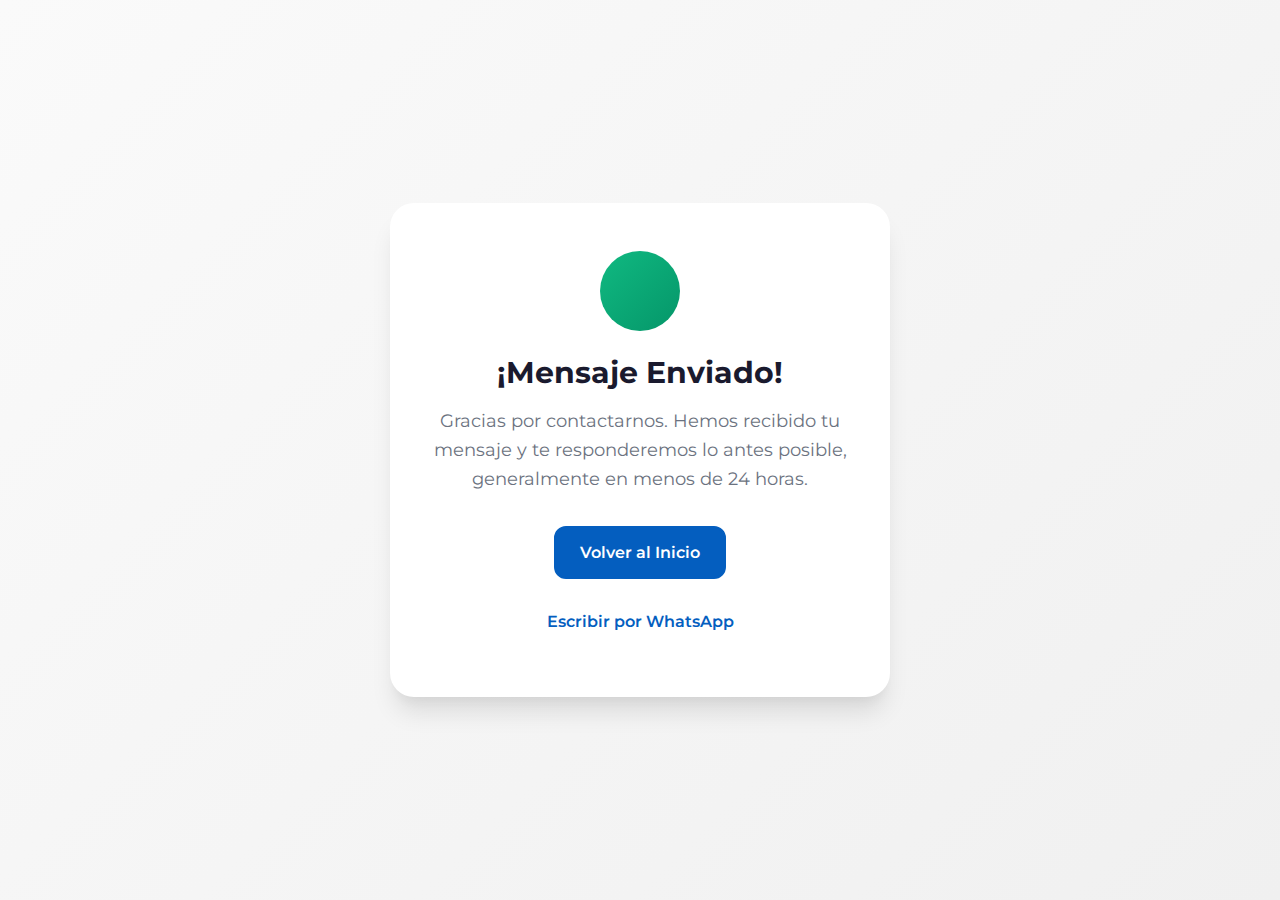
<file: gracias.html>
<!DOCTYPE html>
<html lang="es">
<head>
  <meta charset="UTF-8">
  <meta name="viewport" content="width=device-width, initial-scale=1.0">
  <meta name="description" content="Gracias por contactar a Code218">
  <title>¡Mensaje Enviado! | Code218</title>
  <link rel="icon" type="image/png" href="assets/images/CODE218.ico">
  <link rel="stylesheet" href="assets/css/main.css">
  <style>
    .thanks {
      min-height: 100vh;
      display: flex;
      align-items: center;
      justify-content: center;
      background: linear-gradient(135deg, var(--color-bg) 0%, var(--color-bg-alt) 100%);
      padding: var(--space-8);
    }
    .thanks__card {
      background: var(--color-white);
      border-radius: var(--radius-2xl);
      padding: var(--space-12) var(--space-10);
      text-align: center;
      max-width: 500px;
      box-shadow: var(--shadow-xl);
    }
    .thanks__icon {
      width: 80px;
      height: 80px;
      background: linear-gradient(135deg, #10B981 0%, #059669 100%);
      border-radius: 50%;
      display: flex;
      align-items: center;
      justify-content: center;
      margin: 0 auto var(--space-6);
      animation: scaleIn 0.5s ease-out;
    }
    .thanks__icon svg {
      width: 40px;
      height: 40px;
      color: white;
    }
    .thanks__title {
      font-size: var(--text-3xl);
      font-weight: var(--font-bold);
      color: var(--color-text);
      margin-bottom: var(--space-4);
    }
    .thanks__message {
      font-size: var(--text-lg);
      color: var(--color-text-muted);
      line-height: var(--leading-relaxed);
      margin-bottom: var(--space-8);
    }
    .thanks__buttons {
      display: flex;
      gap: var(--space-4);
      justify-content: center;
      flex-wrap: wrap;
    }
    @keyframes scaleIn {
      0% {
        transform: scale(0);
        opacity: 0;
      }
      50% {
        transform: scale(1.1);
      }
      100% {
        transform: scale(1);
        opacity: 1;
      }
    }
    @keyframes checkmark {
      0% {
        stroke-dashoffset: 50;
      }
      100% {
        stroke-dashoffset: 0;
      }
    }
    .thanks__icon svg path {
      stroke-dasharray: 50;
      stroke-dashoffset: 50;
      animation: checkmark 0.5s ease-out 0.3s forwards;
    }
  </style>
</head>
<body>
  <main class="thanks">
    <div class="thanks__card">
      <div class="thanks__icon">
        <svg viewBox="0 0 24 24" fill="none" stroke="currentColor" stroke-width="3" stroke-linecap="round" stroke-linejoin="round">
          <path d="M20 6L9 17l-5-5"/>
        </svg>
      </div>
      <h1 class="thanks__title">¡Mensaje Enviado!</h1>
      <p class="thanks__message">
        Gracias por contactarnos. Hemos recibido tu mensaje y te responderemos lo antes posible, 
        generalmente en menos de 24 horas.
      </p>
      <div class="thanks__buttons">
        <a href="index.html" class="btn btn--primary">
          Volver al Inicio
        </a>
        <a href="https://wa.me/593992641539?text=Hola%20Code218%2C%20acabo%20de%20enviar%20un%20formulario%20y%20quería%20dar%20seguimiento" target="_blank" class="btn btn--outline">
          Escribir por WhatsApp
        </a>
      </div>
    </div>
  </main>
</body>
</html>
</file>
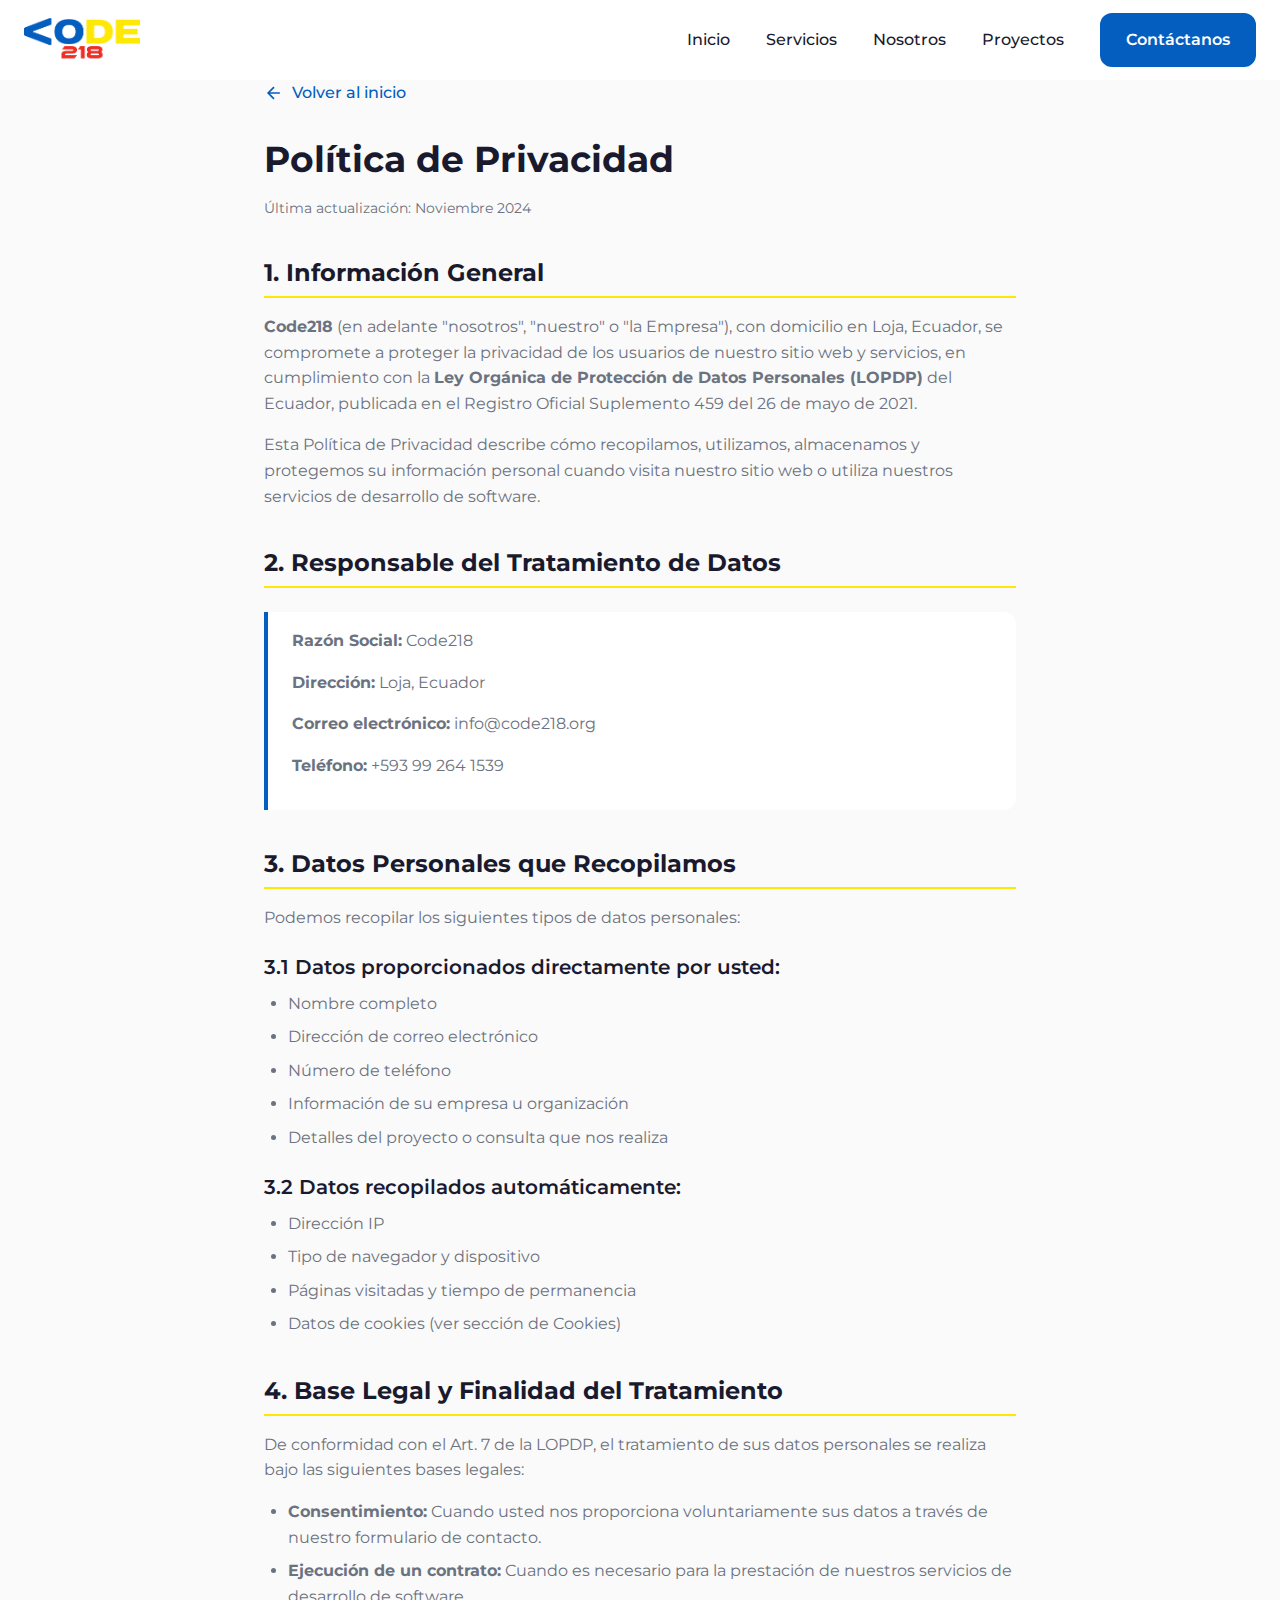
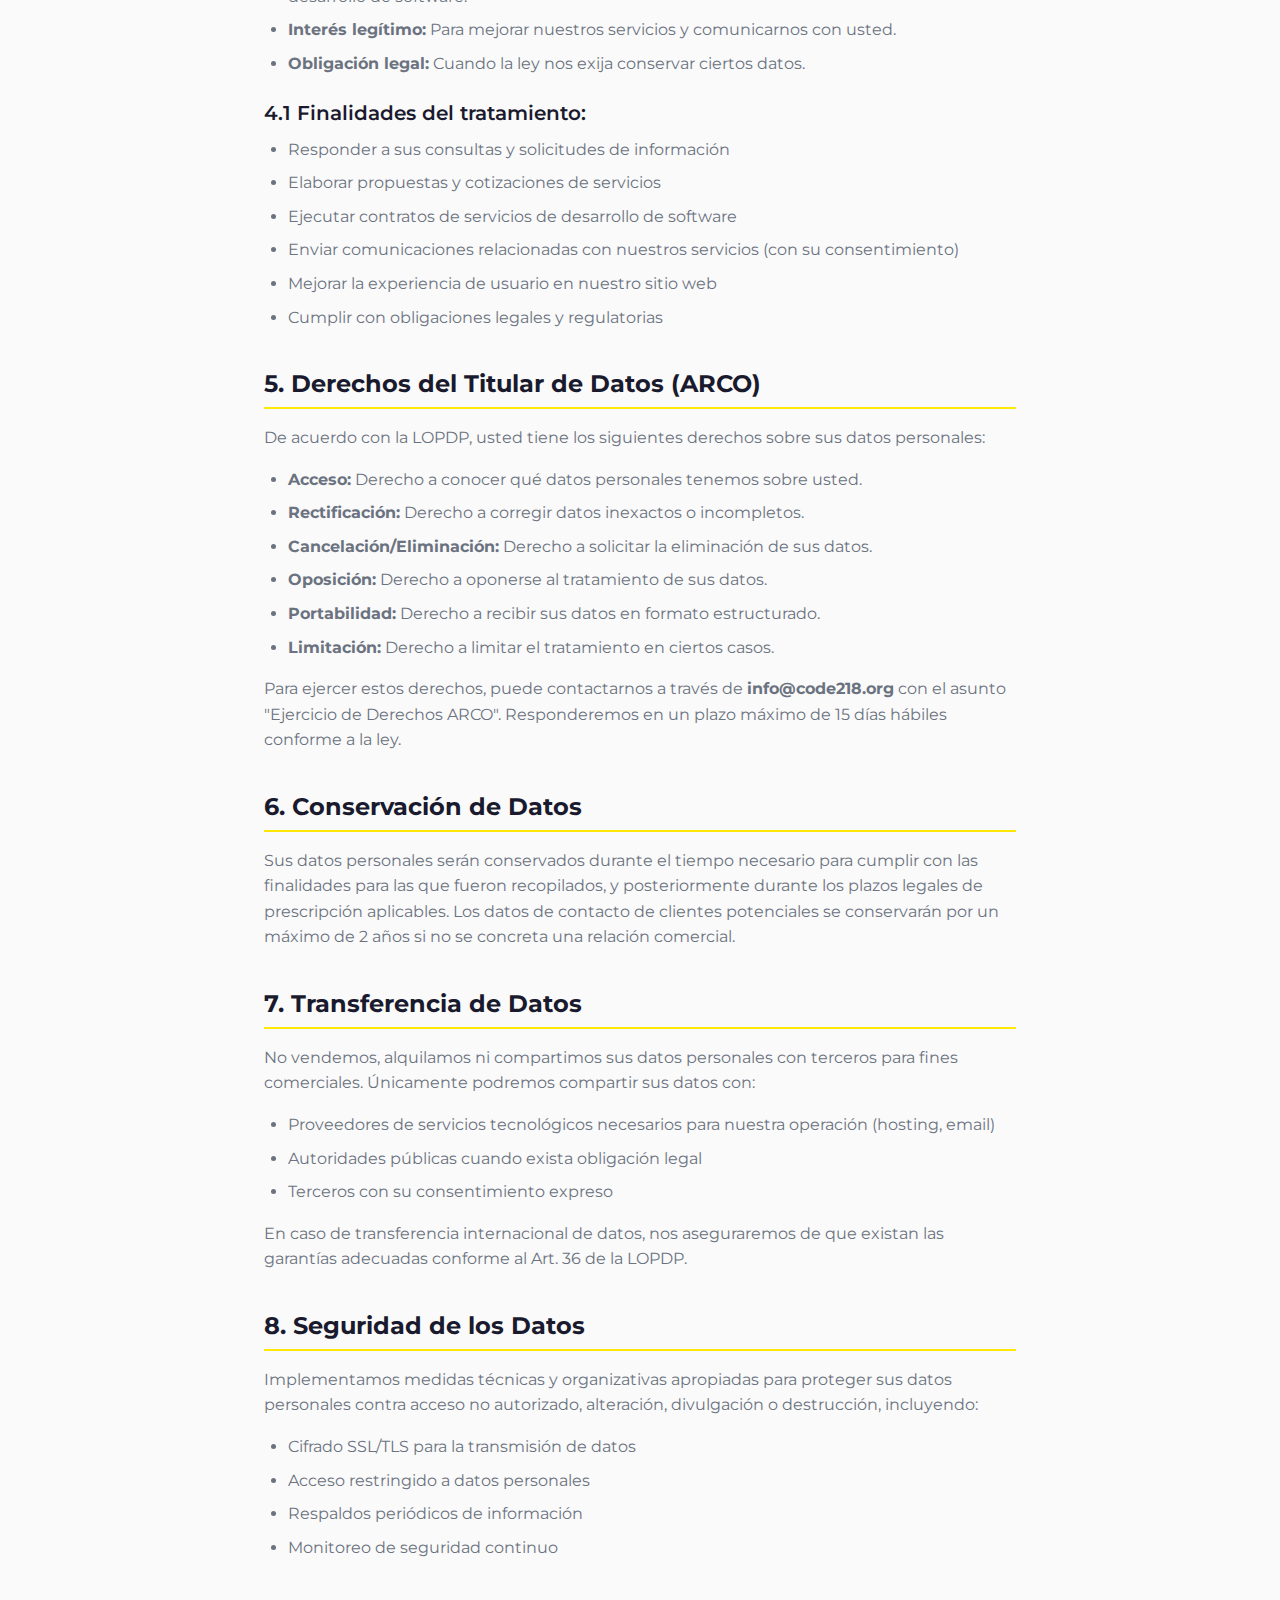
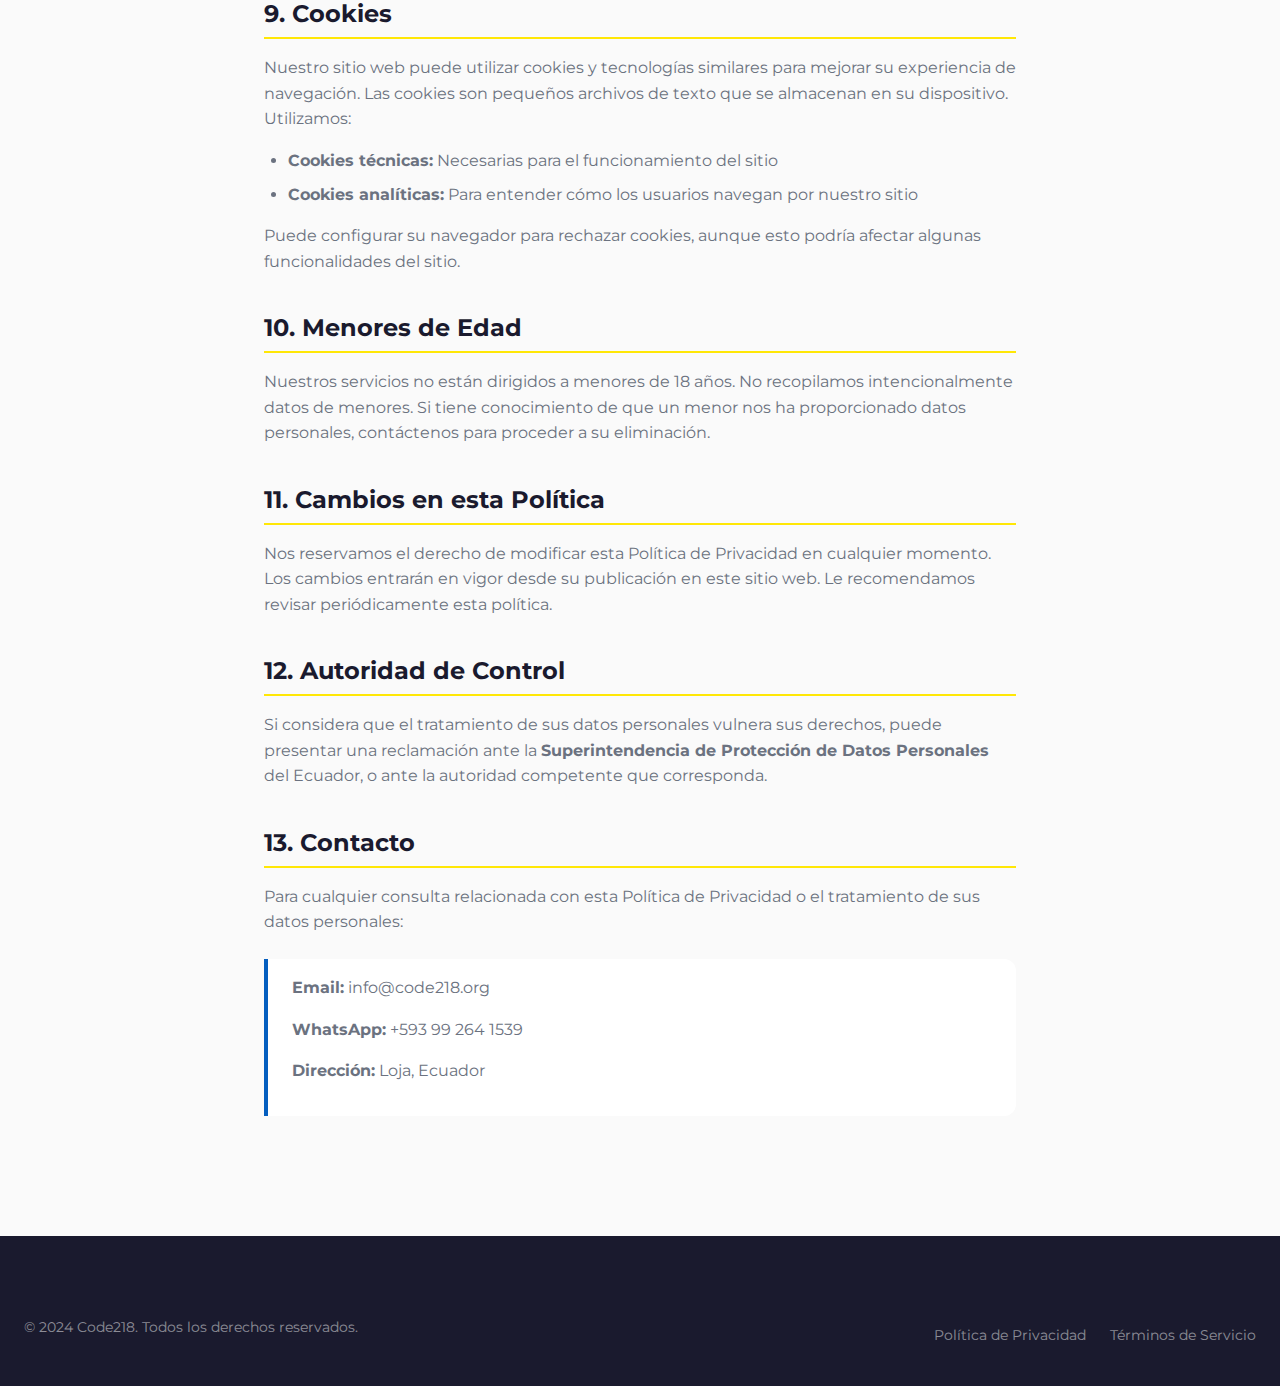
<file: privacidad.html>
<!DOCTYPE html>
<html lang="es">
<head>
  <meta charset="UTF-8">
  <meta name="viewport" content="width=device-width, initial-scale=1.0">
  <meta name="description" content="Política de Privacidad de Code218 - Protección de datos personales según la LOPDP de Ecuador">
  <title>Política de Privacidad | Code218</title>
  <link rel="icon" type="image/png" href="assets/images/CODE218.ico">
  <link href="https://unpkg.com/aos@2.3.1/dist/aos.css" rel="stylesheet">
  <link rel="stylesheet" href="assets/css/main.css">
  <style>
    .legal {
      padding-top: calc(var(--header-height) + var(--space-12));
      padding-bottom: var(--space-20);
      background-color: var(--color-bg);
    }
    .legal__container {
      max-width: 800px;
      margin: 0 auto;
      padding: 0 var(--container-padding);
    }
    .legal__title {
      font-size: var(--text-4xl);
      font-weight: var(--font-bold);
      color: var(--color-text);
      margin-bottom: var(--space-4);
    }
    .legal__updated {
      font-size: var(--text-sm);
      color: var(--color-text-muted);
      margin-bottom: var(--space-10);
    }
    .legal__section {
      margin-bottom: var(--space-10);
    }
    .legal__section h2 {
      font-size: var(--text-2xl);
      font-weight: var(--font-bold);
      color: var(--color-text);
      margin-bottom: var(--space-4);
      padding-bottom: var(--space-2);
      border-bottom: 2px solid var(--color-secondary);
    }
    .legal__section h3 {
      font-size: var(--text-xl);
      font-weight: var(--font-semibold);
      color: var(--color-text);
      margin-top: var(--space-6);
      margin-bottom: var(--space-3);
    }
    .legal__section p {
      font-size: var(--text-base);
      color: var(--color-text-muted);
      line-height: var(--leading-relaxed);
      margin-bottom: var(--space-4);
    }
    .legal__section ul, .legal__section ol {
      margin-left: var(--space-6);
      margin-bottom: var(--space-4);
      color: var(--color-text-muted);
    }
    .legal__section li {
      margin-bottom: var(--space-2);
      line-height: var(--leading-relaxed);
    }
    .legal__highlight {
      background-color: var(--color-white);
      border-left: 4px solid var(--color-primary);
      padding: var(--space-4) var(--space-6);
      margin: var(--space-6) 0;
      border-radius: 0 var(--radius-lg) var(--radius-lg) 0;
    }
    .legal__back {
      display: inline-flex;
      align-items: center;
      gap: var(--space-2);
      margin-bottom: var(--space-8);
      color: var(--color-primary);
      text-decoration: none;
      font-weight: var(--font-medium);
    }
    .legal__back:hover {
      text-decoration: underline;
    }
  </style>
</head>
<body>
  <header class="header">
    <nav class="navbar" id="navbar">
      <div class="navbar__container">
        <a href="index.html" class="navbar__logo">
          <img src="assets/images/CODE218.png" alt="Code218 Logo" class="navbar__logo-img">
        </a>
        <ul class="navbar__menu" id="navbar-menu">
          <li class="navbar__item">
            <a href="index.html" class="navbar__link">Inicio</a>
          </li>
          <li class="navbar__item">
            <a href="index.html#servicios" class="navbar__link">Servicios</a>
          </li>
          <li class="navbar__item">
            <a href="index.html#nosotros" class="navbar__link">Nosotros</a>
          </li>
          <li class="navbar__item">
            <a href="index.html#proyectos" class="navbar__link">Proyectos</a>
          </li>
          <li class="navbar__item navbar__cta">
            <a href="https://wa.me/593992641539?text=Hola%20Code218%2C%20me%20gustar%C3%ADa%20obtener%20m%C3%A1s%20informaci%C3%B3n" target="_blank" class="btn btn--primary">Contáctanos</a>
          </li>
        </ul>
        <button class="navbar__toggle" id="navbar-toggle" aria-label="Menú">
          <span class="navbar__toggle-line"></span>
          <span class="navbar__toggle-line"></span>
          <span class="navbar__toggle-line"></span>
        </button>
      </div>
      <div class="navbar__overlay" id="navbar-overlay"></div>
    </nav>
  </header>

  <main class="legal">
    <div class="legal__container">
      <a href="index.html" class="legal__back">
        <svg width="20" height="20" viewBox="0 0 24 24" fill="none" stroke="currentColor" stroke-width="2">
          <path d="M19 12H5M12 19l-7-7 7-7"/>
        </svg>
        Volver al inicio
      </a>

      <h1 class="legal__title">Política de Privacidad</h1>
      <p class="legal__updated">Última actualización: Noviembre 2024</p>

      <div class="legal__section">
        <h2>1. Información General</h2>
        <p>
          <strong>Code218</strong> (en adelante "nosotros", "nuestro" o "la Empresa"), con domicilio en Loja, Ecuador, 
          se compromete a proteger la privacidad de los usuarios de nuestro sitio web y servicios, en cumplimiento 
          con la <strong>Ley Orgánica de Protección de Datos Personales (LOPDP)</strong> del Ecuador, publicada en 
          el Registro Oficial Suplemento 459 del 26 de mayo de 2021.
        </p>
        <p>
          Esta Política de Privacidad describe cómo recopilamos, utilizamos, almacenamos y protegemos su información 
          personal cuando visita nuestro sitio web o utiliza nuestros servicios de desarrollo de software.
        </p>
      </div>

      <div class="legal__section">
        <h2>2. Responsable del Tratamiento de Datos</h2>
        <div class="legal__highlight">
          <p><strong>Razón Social:</strong> Code218</p>
          <p><strong>Dirección:</strong> Loja, Ecuador</p>
          <p><strong>Correo electrónico:</strong> info@code218.org</p>
          <p><strong>Teléfono:</strong> +593 99 264 1539</p>
        </div>
      </div>

      <div class="legal__section">
        <h2>3. Datos Personales que Recopilamos</h2>
        <p>Podemos recopilar los siguientes tipos de datos personales:</p>
        
        <h3>3.1 Datos proporcionados directamente por usted:</h3>
        <ul>
          <li>Nombre completo</li>
          <li>Dirección de correo electrónico</li>
          <li>Número de teléfono</li>
          <li>Información de su empresa u organización</li>
          <li>Detalles del proyecto o consulta que nos realiza</li>
        </ul>

        <h3>3.2 Datos recopilados automáticamente:</h3>
        <ul>
          <li>Dirección IP</li>
          <li>Tipo de navegador y dispositivo</li>
          <li>Páginas visitadas y tiempo de permanencia</li>
          <li>Datos de cookies (ver sección de Cookies)</li>
        </ul>
      </div>

      <div class="legal__section">
        <h2>4. Base Legal y Finalidad del Tratamiento</h2>
        <p>De conformidad con el Art. 7 de la LOPDP, el tratamiento de sus datos personales se realiza bajo las siguientes bases legales:</p>
        <ul>
          <li><strong>Consentimiento:</strong> Cuando usted nos proporciona voluntariamente sus datos a través de nuestro formulario de contacto.</li>
          <li><strong>Ejecución de un contrato:</strong> Cuando es necesario para la prestación de nuestros servicios de desarrollo de software.</li>
          <li><strong>Interés legítimo:</strong> Para mejorar nuestros servicios y comunicarnos con usted.</li>
          <li><strong>Obligación legal:</strong> Cuando la ley nos exija conservar ciertos datos.</li>
        </ul>

        <h3>4.1 Finalidades del tratamiento:</h3>
        <ul>
          <li>Responder a sus consultas y solicitudes de información</li>
          <li>Elaborar propuestas y cotizaciones de servicios</li>
          <li>Ejecutar contratos de servicios de desarrollo de software</li>
          <li>Enviar comunicaciones relacionadas con nuestros servicios (con su consentimiento)</li>
          <li>Mejorar la experiencia de usuario en nuestro sitio web</li>
          <li>Cumplir con obligaciones legales y regulatorias</li>
        </ul>
      </div>

      <div class="legal__section">
        <h2>5. Derechos del Titular de Datos (ARCO)</h2>
        <p>De acuerdo con la LOPDP, usted tiene los siguientes derechos sobre sus datos personales:</p>
        <ul>
          <li><strong>Acceso:</strong> Derecho a conocer qué datos personales tenemos sobre usted.</li>
          <li><strong>Rectificación:</strong> Derecho a corregir datos inexactos o incompletos.</li>
          <li><strong>Cancelación/Eliminación:</strong> Derecho a solicitar la eliminación de sus datos.</li>
          <li><strong>Oposición:</strong> Derecho a oponerse al tratamiento de sus datos.</li>
          <li><strong>Portabilidad:</strong> Derecho a recibir sus datos en formato estructurado.</li>
          <li><strong>Limitación:</strong> Derecho a limitar el tratamiento en ciertos casos.</li>
        </ul>
        <p>
          Para ejercer estos derechos, puede contactarnos a través de <strong>info@code218.org</strong> con el asunto 
          "Ejercicio de Derechos ARCO". Responderemos en un plazo máximo de 15 días hábiles conforme a la ley.
        </p>
      </div>

      <div class="legal__section">
        <h2>6. Conservación de Datos</h2>
        <p>
          Sus datos personales serán conservados durante el tiempo necesario para cumplir con las finalidades para 
          las que fueron recopilados, y posteriormente durante los plazos legales de prescripción aplicables. 
          Los datos de contacto de clientes potenciales se conservarán por un máximo de 2 años si no se concreta 
          una relación comercial.
        </p>
      </div>

      <div class="legal__section">
        <h2>7. Transferencia de Datos</h2>
        <p>
          No vendemos, alquilamos ni compartimos sus datos personales con terceros para fines comerciales. 
          Únicamente podremos compartir sus datos con:
        </p>
        <ul>
          <li>Proveedores de servicios tecnológicos necesarios para nuestra operación (hosting, email)</li>
          <li>Autoridades públicas cuando exista obligación legal</li>
          <li>Terceros con su consentimiento expreso</li>
        </ul>
        <p>
          En caso de transferencia internacional de datos, nos aseguraremos de que existan las garantías adecuadas 
          conforme al Art. 36 de la LOPDP.
        </p>
      </div>

      <div class="legal__section">
        <h2>8. Seguridad de los Datos</h2>
        <p>
          Implementamos medidas técnicas y organizativas apropiadas para proteger sus datos personales contra 
          acceso no autorizado, alteración, divulgación o destrucción, incluyendo:
        </p>
        <ul>
          <li>Cifrado SSL/TLS para la transmisión de datos</li>
          <li>Acceso restringido a datos personales</li>
          <li>Respaldos periódicos de información</li>
          <li>Monitoreo de seguridad continuo</li>
        </ul>
      </div>

      <div class="legal__section">
        <h2>9. Cookies</h2>
        <p>
          Nuestro sitio web puede utilizar cookies y tecnologías similares para mejorar su experiencia de navegación. 
          Las cookies son pequeños archivos de texto que se almacenan en su dispositivo. Utilizamos:
        </p>
        <ul>
          <li><strong>Cookies técnicas:</strong> Necesarias para el funcionamiento del sitio</li>
          <li><strong>Cookies analíticas:</strong> Para entender cómo los usuarios navegan por nuestro sitio</li>
        </ul>
        <p>
          Puede configurar su navegador para rechazar cookies, aunque esto podría afectar algunas funcionalidades del sitio.
        </p>
      </div>

      <div class="legal__section">
        <h2>10. Menores de Edad</h2>
        <p>
          Nuestros servicios no están dirigidos a menores de 18 años. No recopilamos intencionalmente datos de menores. 
          Si tiene conocimiento de que un menor nos ha proporcionado datos personales, contáctenos para proceder a su eliminación.
        </p>
      </div>

      <div class="legal__section">
        <h2>11. Cambios en esta Política</h2>
        <p>
          Nos reservamos el derecho de modificar esta Política de Privacidad en cualquier momento. 
          Los cambios entrarán en vigor desde su publicación en este sitio web. Le recomendamos revisar 
          periódicamente esta política.
        </p>
      </div>

      <div class="legal__section">
        <h2>12. Autoridad de Control</h2>
        <p>
          Si considera que el tratamiento de sus datos personales vulnera sus derechos, puede presentar una 
          reclamación ante la <strong>Superintendencia de Protección de Datos Personales</strong> del Ecuador, 
          o ante la autoridad competente que corresponda.
        </p>
      </div>

      <div class="legal__section">
        <h2>13. Contacto</h2>
        <p>Para cualquier consulta relacionada con esta Política de Privacidad o el tratamiento de sus datos personales:</p>
        <div class="legal__highlight">
          <p><strong>Email:</strong> info@code218.org</p>
          <p><strong>WhatsApp:</strong> +593 99 264 1539</p>
          <p><strong>Dirección:</strong> Loja, Ecuador</p>
        </div>
      </div>
    </div>
  </main>

  <footer class="footer">
    <div class="footer__container">
      <div class="footer__bottom" style="border-top: none; padding-top: 0;">
        <p class="footer__copyright">© 2024 Code218. Todos los derechos reservados.</p>
        <div class="footer__legal">
          <a href="privacidad.html" class="footer__legal-link">Política de Privacidad</a>
          <a href="terminos.html" class="footer__legal-link">Términos de Servicio</a>
        </div>
      </div>
    </div>
  </footer>

  <script src="https://unpkg.com/aos@2.3.1/dist/aos.js"></script>
  <script src="assets/js/main.js"></script>
</body>
</html>
</file>
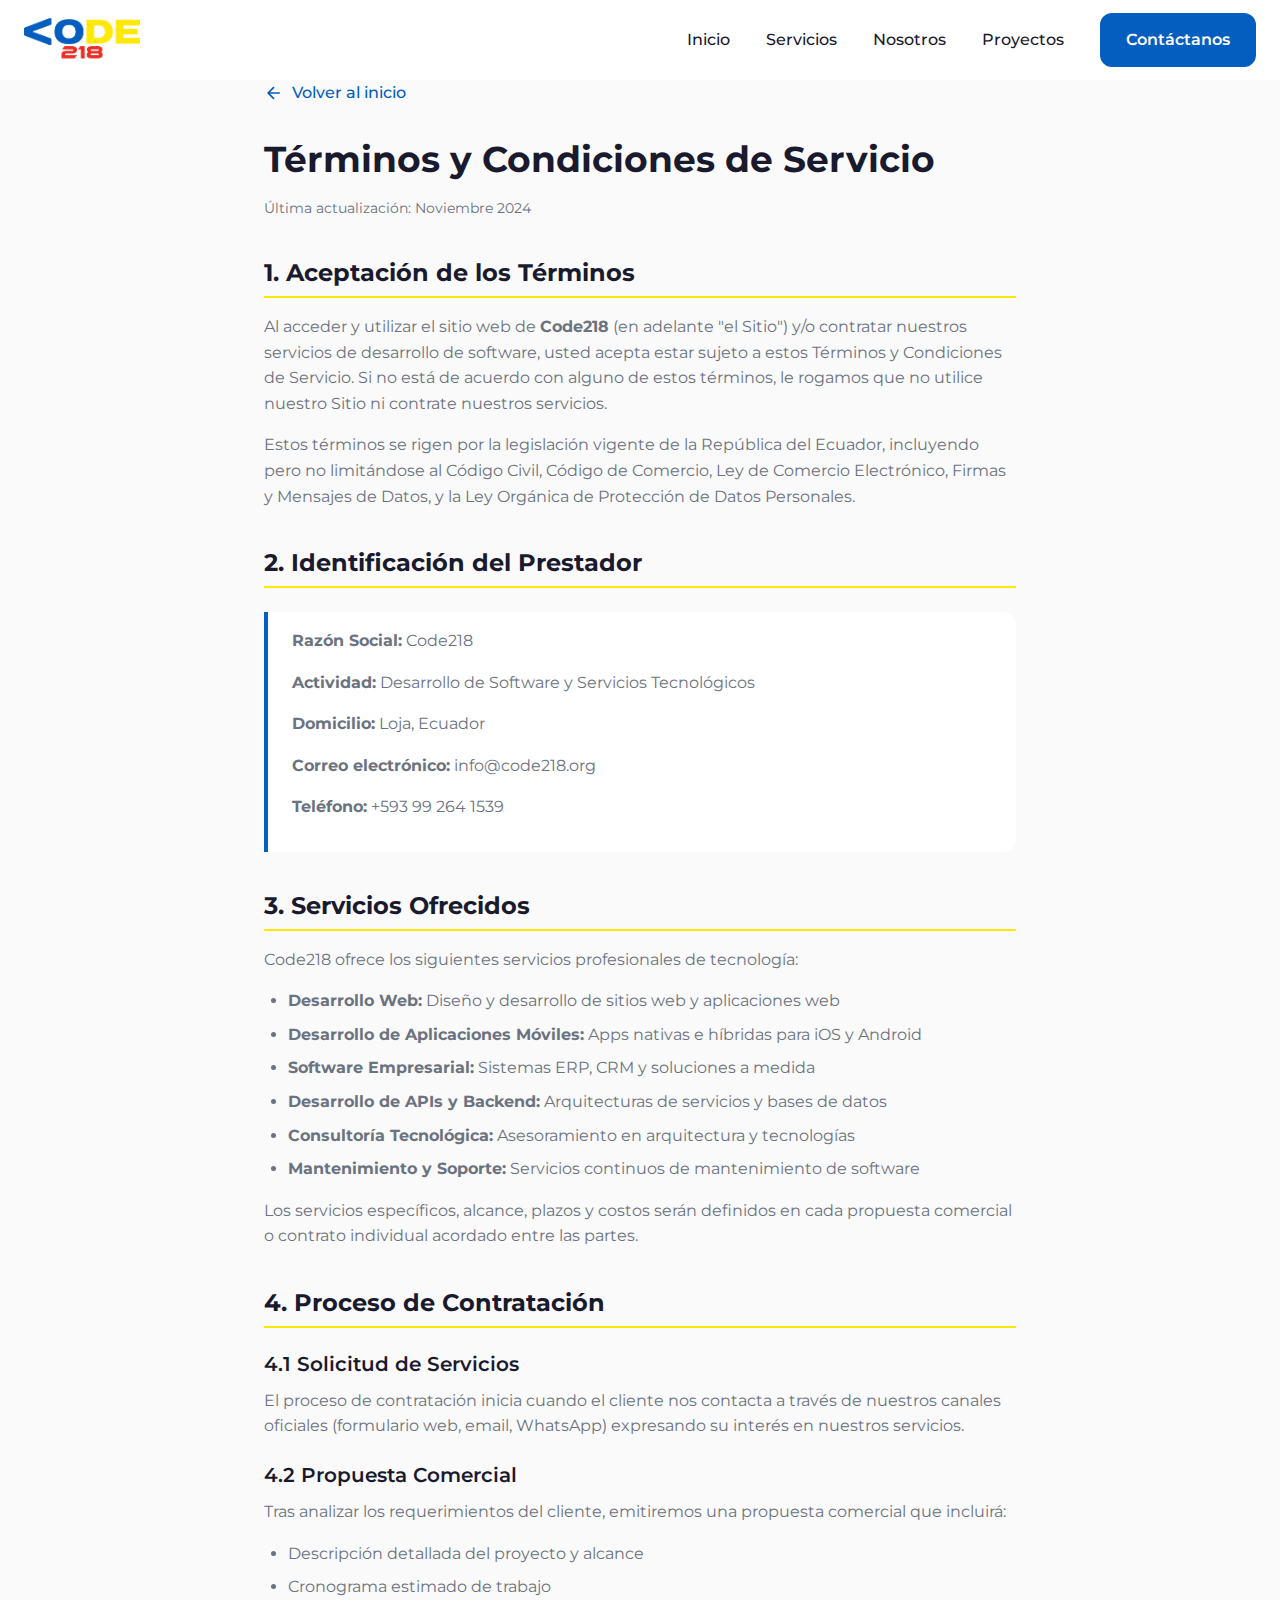
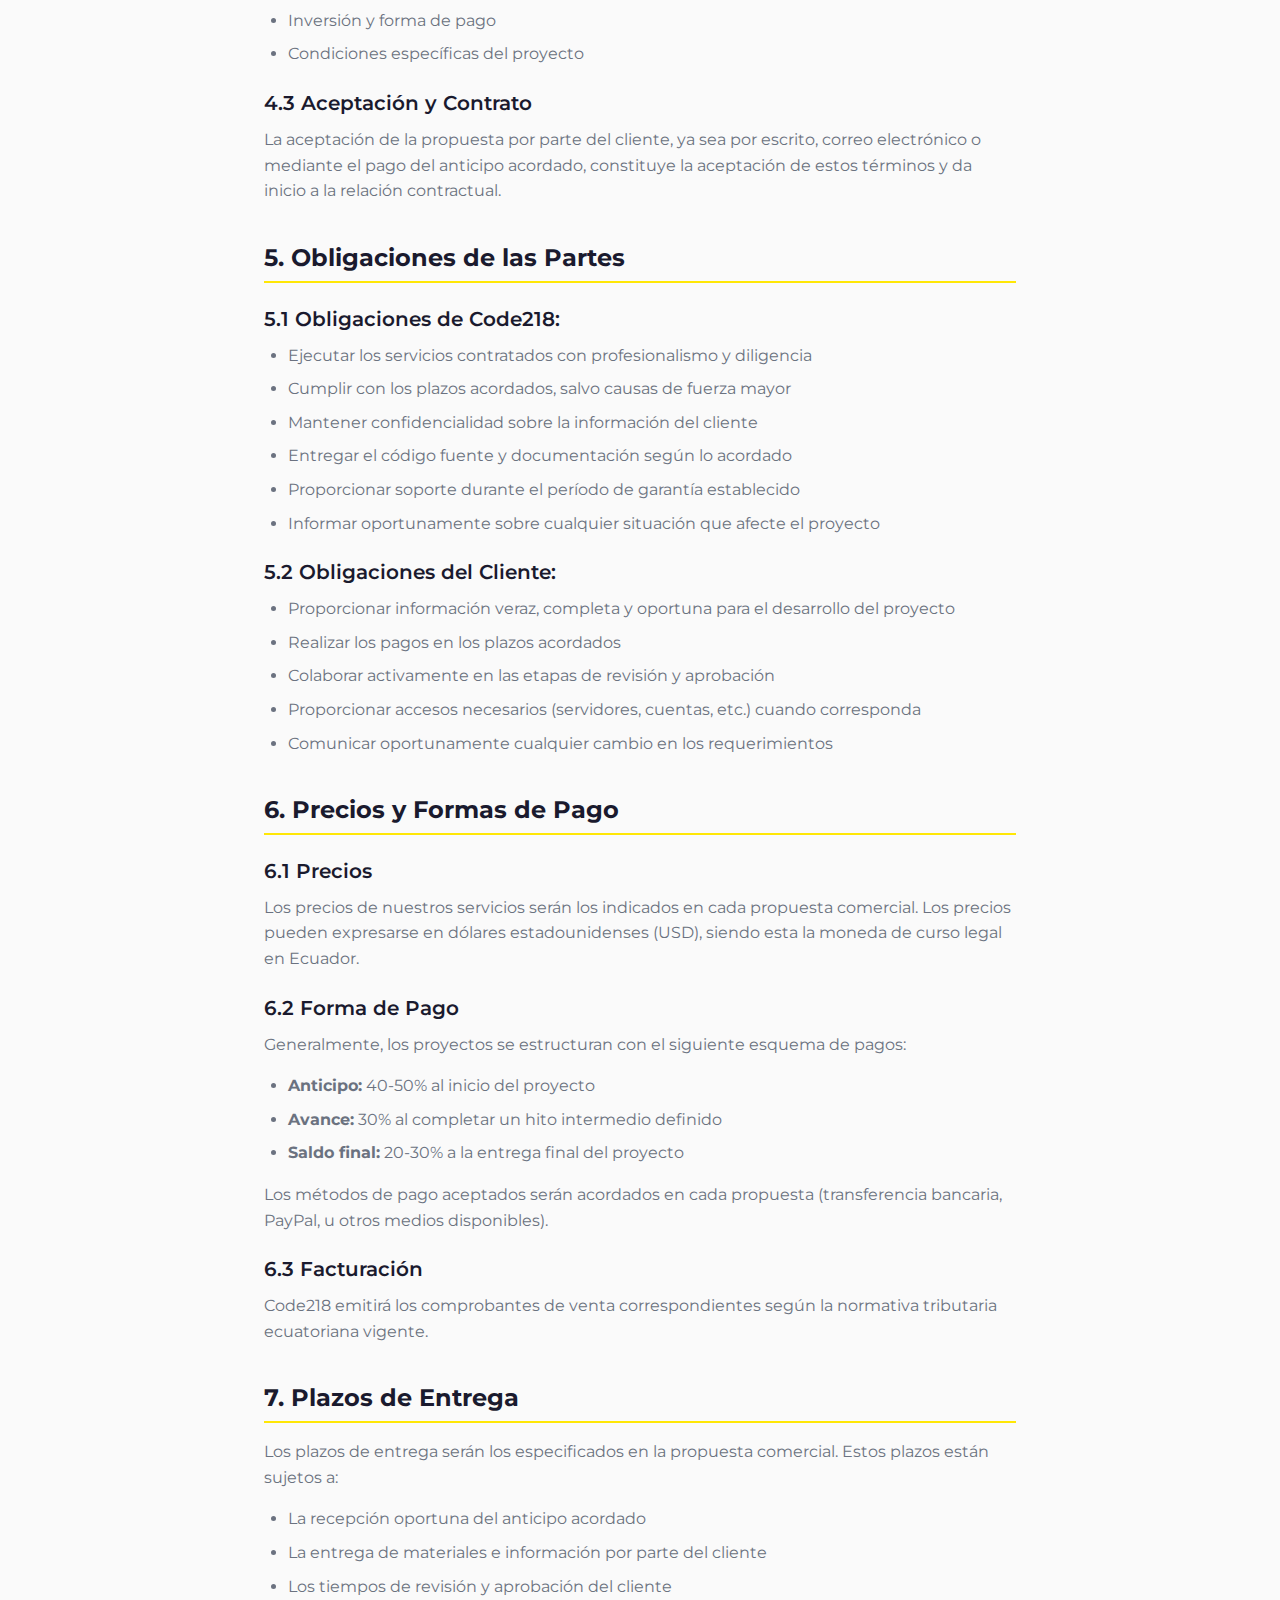
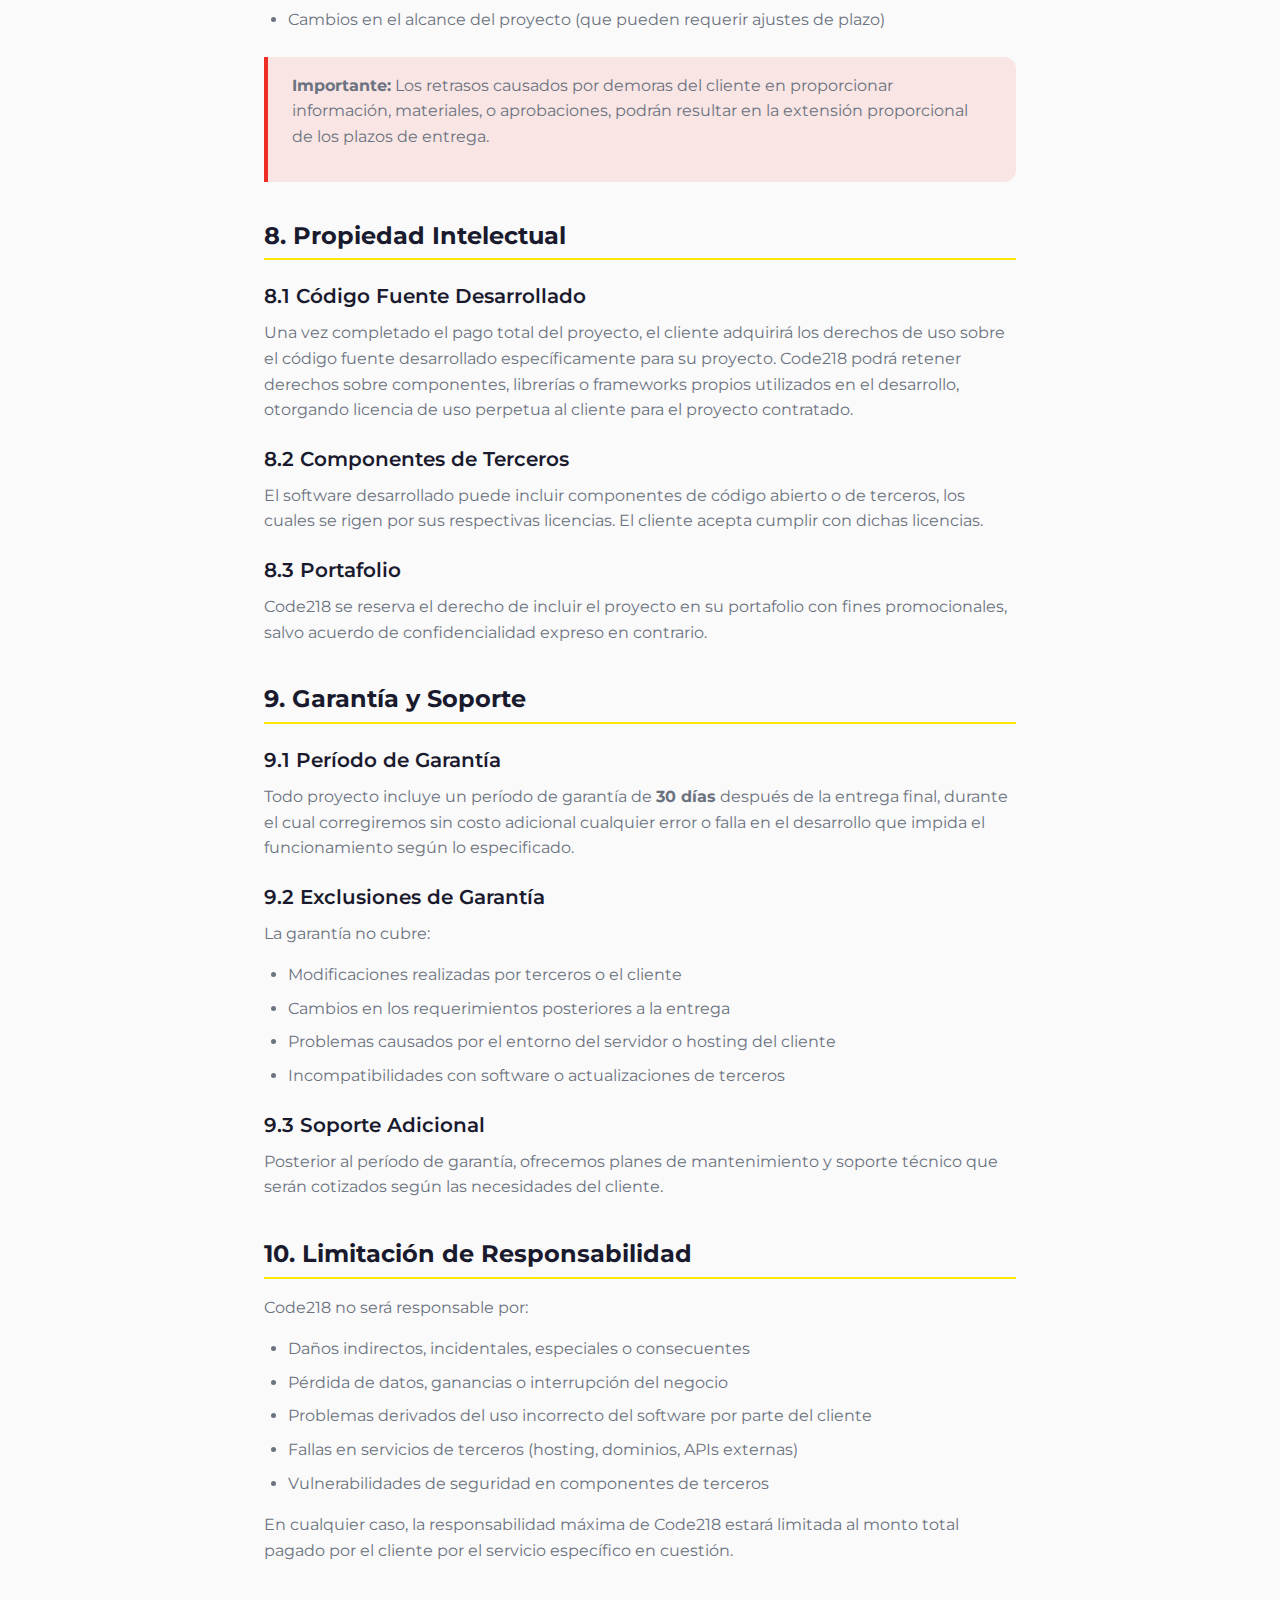
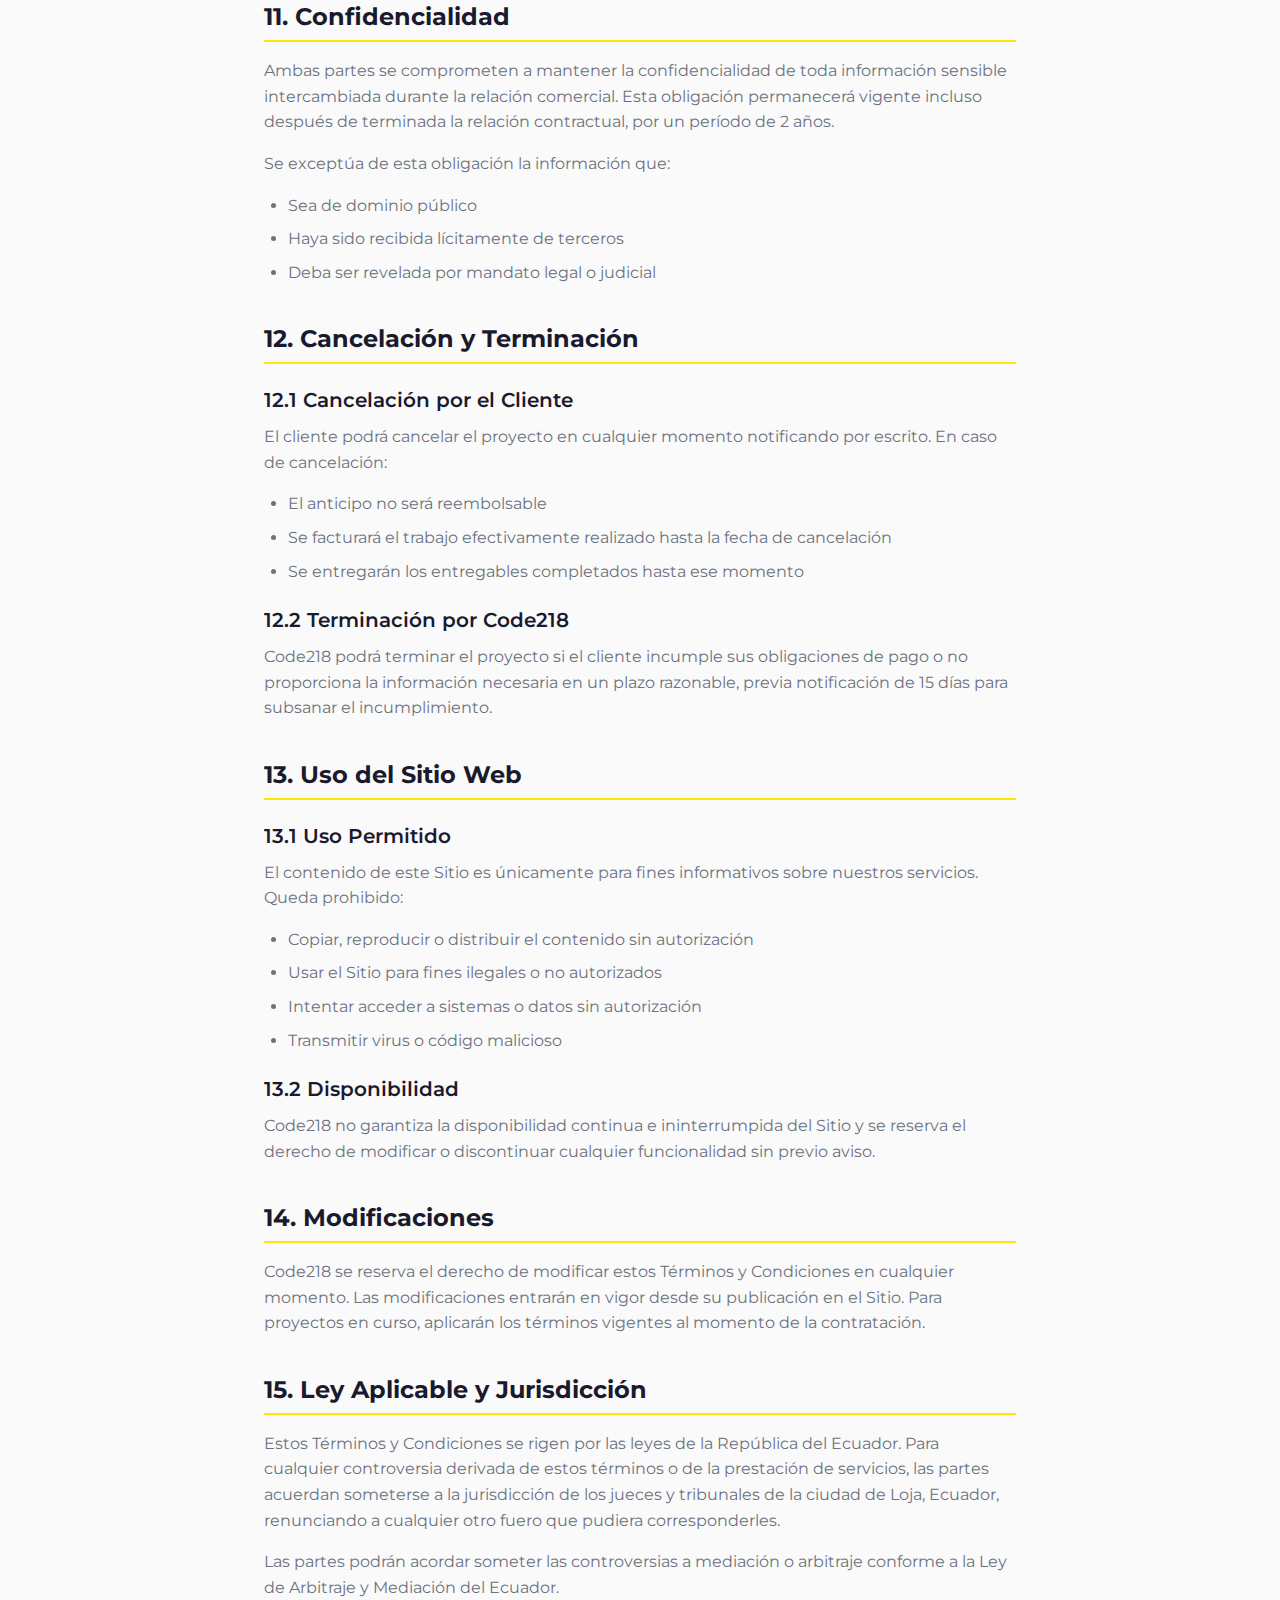
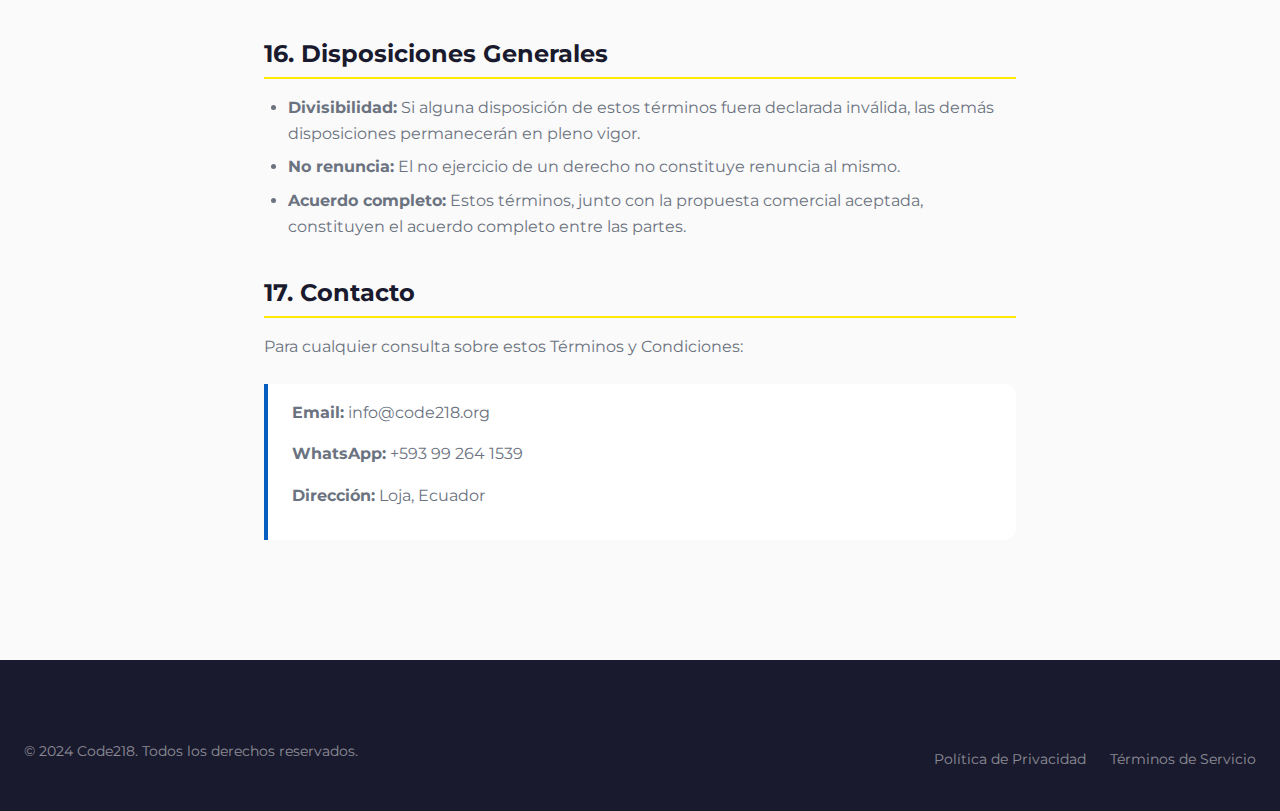
<file: terminos.html>
<!DOCTYPE html>
<html lang="es">
<head>
  <meta charset="UTF-8">
  <meta name="viewport" content="width=device-width, initial-scale=1.0">
  <meta name="description" content="Términos y Condiciones de Servicio de Code218 - Ecuador">
  <title>Términos de Servicio | Code218</title>
  <link rel="icon" type="image/png" href="assets/images/CODE218.ico">
  <link href="https://unpkg.com/aos@2.3.1/dist/aos.css" rel="stylesheet">
  <link rel="stylesheet" href="assets/css/main.css">
  <style>
    .legal {
      padding-top: calc(var(--header-height) + var(--space-12));
      padding-bottom: var(--space-20);
      background-color: var(--color-bg);
    }
    .legal__container {
      max-width: 800px;
      margin: 0 auto;
      padding: 0 var(--container-padding);
    }
    .legal__title {
      font-size: var(--text-4xl);
      font-weight: var(--font-bold);
      color: var(--color-text);
      margin-bottom: var(--space-4);
    }
    .legal__updated {
      font-size: var(--text-sm);
      color: var(--color-text-muted);
      margin-bottom: var(--space-10);
    }
    .legal__section {
      margin-bottom: var(--space-10);
    }
    .legal__section h2 {
      font-size: var(--text-2xl);
      font-weight: var(--font-bold);
      color: var(--color-text);
      margin-bottom: var(--space-4);
      padding-bottom: var(--space-2);
      border-bottom: 2px solid var(--color-secondary);
    }
    .legal__section h3 {
      font-size: var(--text-xl);
      font-weight: var(--font-semibold);
      color: var(--color-text);
      margin-top: var(--space-6);
      margin-bottom: var(--space-3);
    }
    .legal__section p {
      font-size: var(--text-base);
      color: var(--color-text-muted);
      line-height: var(--leading-relaxed);
      margin-bottom: var(--space-4);
    }
    .legal__section ul, .legal__section ol {
      margin-left: var(--space-6);
      margin-bottom: var(--space-4);
      color: var(--color-text-muted);
    }
    .legal__section li {
      margin-bottom: var(--space-2);
      line-height: var(--leading-relaxed);
    }
    .legal__highlight {
      background-color: var(--color-white);
      border-left: 4px solid var(--color-primary);
      padding: var(--space-4) var(--space-6);
      margin: var(--space-6) 0;
      border-radius: 0 var(--radius-lg) var(--radius-lg) 0;
    }
    .legal__warning {
      background-color: rgba(237, 46, 36, 0.1);
      border-left: 4px solid var(--color-accent);
      padding: var(--space-4) var(--space-6);
      margin: var(--space-6) 0;
      border-radius: 0 var(--radius-lg) var(--radius-lg) 0;
    }
    .legal__back {
      display: inline-flex;
      align-items: center;
      gap: var(--space-2);
      margin-bottom: var(--space-8);
      color: var(--color-primary);
      text-decoration: none;
      font-weight: var(--font-medium);
    }
    .legal__back:hover {
      text-decoration: underline;
    }
  </style>
</head>
<body>
  <header class="header">
    <nav class="navbar" id="navbar">
      <div class="navbar__container">
        <a href="index.html" class="navbar__logo">
          <img src="assets/images/CODE218.png" alt="Code218 Logo" class="navbar__logo-img">
        </a>
        <ul class="navbar__menu" id="navbar-menu">
          <li class="navbar__item">
            <a href="index.html" class="navbar__link">Inicio</a>
          </li>
          <li class="navbar__item">
            <a href="index.html#servicios" class="navbar__link">Servicios</a>
          </li>
          <li class="navbar__item">
            <a href="index.html#nosotros" class="navbar__link">Nosotros</a>
          </li>
          <li class="navbar__item">
            <a href="index.html#proyectos" class="navbar__link">Proyectos</a>
          </li>
          <li class="navbar__item navbar__cta">
            <a href="https://wa.me/593992641539?text=Hola%20Code218%2C%20me%20gustar%C3%ADa%20obtener%20m%C3%A1s%20informaci%C3%B3n" target="_blank" class="btn btn--primary">Contáctanos</a>
          </li>
        </ul>
        <button class="navbar__toggle" id="navbar-toggle" aria-label="Menú">
          <span class="navbar__toggle-line"></span>
          <span class="navbar__toggle-line"></span>
          <span class="navbar__toggle-line"></span>
        </button>
      </div>
      <div class="navbar__overlay" id="navbar-overlay"></div>
    </nav>
  </header>

  <main class="legal">
    <div class="legal__container">
      <a href="index.html" class="legal__back">
        <svg width="20" height="20" viewBox="0 0 24 24" fill="none" stroke="currentColor" stroke-width="2">
          <path d="M19 12H5M12 19l-7-7 7-7"/>
        </svg>
        Volver al inicio
      </a>

      <h1 class="legal__title">Términos y Condiciones de Servicio</h1>
      <p class="legal__updated">Última actualización: Noviembre 2024</p>

      <div class="legal__section">
        <h2>1. Aceptación de los Términos</h2>
        <p>
          Al acceder y utilizar el sitio web de <strong>Code218</strong> (en adelante "el Sitio") y/o contratar 
          nuestros servicios de desarrollo de software, usted acepta estar sujeto a estos Términos y Condiciones 
          de Servicio. Si no está de acuerdo con alguno de estos términos, le rogamos que no utilice nuestro Sitio 
          ni contrate nuestros servicios.
        </p>
        <p>
          Estos términos se rigen por la legislación vigente de la República del Ecuador, incluyendo pero no 
          limitándose al Código Civil, Código de Comercio, Ley de Comercio Electrónico, Firmas y Mensajes de Datos, 
          y la Ley Orgánica de Protección de Datos Personales.
        </p>
      </div>

      <div class="legal__section">
        <h2>2. Identificación del Prestador</h2>
        <div class="legal__highlight">
          <p><strong>Razón Social:</strong> Code218</p>
          <p><strong>Actividad:</strong> Desarrollo de Software y Servicios Tecnológicos</p>
          <p><strong>Domicilio:</strong> Loja, Ecuador</p>
          <p><strong>Correo electrónico:</strong> info@code218.org</p>
          <p><strong>Teléfono:</strong> +593 99 264 1539</p>
        </div>
      </div>

      <div class="legal__section">
        <h2>3. Servicios Ofrecidos</h2>
        <p>Code218 ofrece los siguientes servicios profesionales de tecnología:</p>
        <ul>
          <li><strong>Desarrollo Web:</strong> Diseño y desarrollo de sitios web y aplicaciones web</li>
          <li><strong>Desarrollo de Aplicaciones Móviles:</strong> Apps nativas e híbridas para iOS y Android</li>
          <li><strong>Software Empresarial:</strong> Sistemas ERP, CRM y soluciones a medida</li>
          <li><strong>Desarrollo de APIs y Backend:</strong> Arquitecturas de servicios y bases de datos</li>
          <li><strong>Consultoría Tecnológica:</strong> Asesoramiento en arquitectura y tecnologías</li>
          <li><strong>Mantenimiento y Soporte:</strong> Servicios continuos de mantenimiento de software</li>
        </ul>
        <p>
          Los servicios específicos, alcance, plazos y costos serán definidos en cada propuesta comercial o 
          contrato individual acordado entre las partes.
        </p>
      </div>

      <div class="legal__section">
        <h2>4. Proceso de Contratación</h2>
        <h3>4.1 Solicitud de Servicios</h3>
        <p>
          El proceso de contratación inicia cuando el cliente nos contacta a través de nuestros canales oficiales 
          (formulario web, email, WhatsApp) expresando su interés en nuestros servicios.
        </p>

        <h3>4.2 Propuesta Comercial</h3>
        <p>
          Tras analizar los requerimientos del cliente, emitiremos una propuesta comercial que incluirá:
        </p>
        <ul>
          <li>Descripción detallada del proyecto y alcance</li>
          <li>Cronograma estimado de trabajo</li>
          <li>Inversión y forma de pago</li>
          <li>Condiciones específicas del proyecto</li>
        </ul>

        <h3>4.3 Aceptación y Contrato</h3>
        <p>
          La aceptación de la propuesta por parte del cliente, ya sea por escrito, correo electrónico o mediante 
          el pago del anticipo acordado, constituye la aceptación de estos términos y da inicio a la relación contractual.
        </p>
      </div>

      <div class="legal__section">
        <h2>5. Obligaciones de las Partes</h2>
        <h3>5.1 Obligaciones de Code218:</h3>
        <ul>
          <li>Ejecutar los servicios contratados con profesionalismo y diligencia</li>
          <li>Cumplir con los plazos acordados, salvo causas de fuerza mayor</li>
          <li>Mantener confidencialidad sobre la información del cliente</li>
          <li>Entregar el código fuente y documentación según lo acordado</li>
          <li>Proporcionar soporte durante el período de garantía establecido</li>
          <li>Informar oportunamente sobre cualquier situación que afecte el proyecto</li>
        </ul>

        <h3>5.2 Obligaciones del Cliente:</h3>
        <ul>
          <li>Proporcionar información veraz, completa y oportuna para el desarrollo del proyecto</li>
          <li>Realizar los pagos en los plazos acordados</li>
          <li>Colaborar activamente en las etapas de revisión y aprobación</li>
          <li>Proporcionar accesos necesarios (servidores, cuentas, etc.) cuando corresponda</li>
          <li>Comunicar oportunamente cualquier cambio en los requerimientos</li>
        </ul>
      </div>

      <div class="legal__section">
        <h2>6. Precios y Formas de Pago</h2>
        <h3>6.1 Precios</h3>
        <p>
          Los precios de nuestros servicios serán los indicados en cada propuesta comercial. Los precios pueden 
          expresarse en dólares estadounidenses (USD), siendo esta la moneda de curso legal en Ecuador.
        </p>

        <h3>6.2 Forma de Pago</h3>
        <p>Generalmente, los proyectos se estructuran con el siguiente esquema de pagos:</p>
        <ul>
          <li><strong>Anticipo:</strong> 40-50% al inicio del proyecto</li>
          <li><strong>Avance:</strong> 30% al completar un hito intermedio definido</li>
          <li><strong>Saldo final:</strong> 20-30% a la entrega final del proyecto</li>
        </ul>
        <p>
          Los métodos de pago aceptados serán acordados en cada propuesta (transferencia bancaria, PayPal, 
          u otros medios disponibles).
        </p>

        <h3>6.3 Facturación</h3>
        <p>
          Code218 emitirá los comprobantes de venta correspondientes según la normativa tributaria ecuatoriana vigente.
        </p>
      </div>

      <div class="legal__section">
        <h2>7. Plazos de Entrega</h2>
        <p>
          Los plazos de entrega serán los especificados en la propuesta comercial. Estos plazos están sujetos a:
        </p>
        <ul>
          <li>La recepción oportuna del anticipo acordado</li>
          <li>La entrega de materiales e información por parte del cliente</li>
          <li>Los tiempos de revisión y aprobación del cliente</li>
          <li>Cambios en el alcance del proyecto (que pueden requerir ajustes de plazo)</li>
        </ul>
        <div class="legal__warning">
          <p>
            <strong>Importante:</strong> Los retrasos causados por demoras del cliente en proporcionar información, 
            materiales, o aprobaciones, podrán resultar en la extensión proporcional de los plazos de entrega.
          </p>
        </div>
      </div>

      <div class="legal__section">
        <h2>8. Propiedad Intelectual</h2>
        <h3>8.1 Código Fuente Desarrollado</h3>
        <p>
          Una vez completado el pago total del proyecto, el cliente adquirirá los derechos de uso sobre el 
          código fuente desarrollado específicamente para su proyecto. Code218 podrá retener derechos sobre 
          componentes, librerías o frameworks propios utilizados en el desarrollo, otorgando licencia de uso 
          perpetua al cliente para el proyecto contratado.
        </p>

        <h3>8.2 Componentes de Terceros</h3>
        <p>
          El software desarrollado puede incluir componentes de código abierto o de terceros, los cuales se 
          rigen por sus respectivas licencias. El cliente acepta cumplir con dichas licencias.
        </p>

        <h3>8.3 Portafolio</h3>
        <p>
          Code218 se reserva el derecho de incluir el proyecto en su portafolio con fines promocionales, 
          salvo acuerdo de confidencialidad expreso en contrario.
        </p>
      </div>

      <div class="legal__section">
        <h2>9. Garantía y Soporte</h2>
        <h3>9.1 Período de Garantía</h3>
        <p>
          Todo proyecto incluye un período de garantía de <strong>30 días</strong> después de la entrega final, 
          durante el cual corregiremos sin costo adicional cualquier error o falla en el desarrollo que impida 
          el funcionamiento según lo especificado.
        </p>

        <h3>9.2 Exclusiones de Garantía</h3>
        <p>La garantía no cubre:</p>
        <ul>
          <li>Modificaciones realizadas por terceros o el cliente</li>
          <li>Cambios en los requerimientos posteriores a la entrega</li>
          <li>Problemas causados por el entorno del servidor o hosting del cliente</li>
          <li>Incompatibilidades con software o actualizaciones de terceros</li>
        </ul>

        <h3>9.3 Soporte Adicional</h3>
        <p>
          Posterior al período de garantía, ofrecemos planes de mantenimiento y soporte técnico que serán 
          cotizados según las necesidades del cliente.
        </p>
      </div>

      <div class="legal__section">
        <h2>10. Limitación de Responsabilidad</h2>
        <p>
          Code218 no será responsable por:
        </p>
        <ul>
          <li>Daños indirectos, incidentales, especiales o consecuentes</li>
          <li>Pérdida de datos, ganancias o interrupción del negocio</li>
          <li>Problemas derivados del uso incorrecto del software por parte del cliente</li>
          <li>Fallas en servicios de terceros (hosting, dominios, APIs externas)</li>
          <li>Vulnerabilidades de seguridad en componentes de terceros</li>
        </ul>
        <p>
          En cualquier caso, la responsabilidad máxima de Code218 estará limitada al monto total pagado por 
          el cliente por el servicio específico en cuestión.
        </p>
      </div>

      <div class="legal__section">
        <h2>11. Confidencialidad</h2>
        <p>
          Ambas partes se comprometen a mantener la confidencialidad de toda información sensible intercambiada 
          durante la relación comercial. Esta obligación permanecerá vigente incluso después de terminada la 
          relación contractual, por un período de 2 años.
        </p>
        <p>
          Se exceptúa de esta obligación la información que:
        </p>
        <ul>
          <li>Sea de dominio público</li>
          <li>Haya sido recibida lícitamente de terceros</li>
          <li>Deba ser revelada por mandato legal o judicial</li>
        </ul>
      </div>

      <div class="legal__section">
        <h2>12. Cancelación y Terminación</h2>
        <h3>12.1 Cancelación por el Cliente</h3>
        <p>
          El cliente podrá cancelar el proyecto en cualquier momento notificando por escrito. En caso de 
          cancelación:
        </p>
        <ul>
          <li>El anticipo no será reembolsable</li>
          <li>Se facturará el trabajo efectivamente realizado hasta la fecha de cancelación</li>
          <li>Se entregarán los entregables completados hasta ese momento</li>
        </ul>

        <h3>12.2 Terminación por Code218</h3>
        <p>
          Code218 podrá terminar el proyecto si el cliente incumple sus obligaciones de pago o no proporciona 
          la información necesaria en un plazo razonable, previa notificación de 15 días para subsanar el incumplimiento.
        </p>
      </div>

      <div class="legal__section">
        <h2>13. Uso del Sitio Web</h2>
        <h3>13.1 Uso Permitido</h3>
        <p>
          El contenido de este Sitio es únicamente para fines informativos sobre nuestros servicios. 
          Queda prohibido:
        </p>
        <ul>
          <li>Copiar, reproducir o distribuir el contenido sin autorización</li>
          <li>Usar el Sitio para fines ilegales o no autorizados</li>
          <li>Intentar acceder a sistemas o datos sin autorización</li>
          <li>Transmitir virus o código malicioso</li>
        </ul>

        <h3>13.2 Disponibilidad</h3>
        <p>
          Code218 no garantiza la disponibilidad continua e ininterrumpida del Sitio y se reserva el derecho 
          de modificar o discontinuar cualquier funcionalidad sin previo aviso.
        </p>
      </div>

      <div class="legal__section">
        <h2>14. Modificaciones</h2>
        <p>
          Code218 se reserva el derecho de modificar estos Términos y Condiciones en cualquier momento. 
          Las modificaciones entrarán en vigor desde su publicación en el Sitio. Para proyectos en curso, 
          aplicarán los términos vigentes al momento de la contratación.
        </p>
      </div>

      <div class="legal__section">
        <h2>15. Ley Aplicable y Jurisdicción</h2>
        <p>
          Estos Términos y Condiciones se rigen por las leyes de la República del Ecuador. Para cualquier 
          controversia derivada de estos términos o de la prestación de servicios, las partes acuerdan 
          someterse a la jurisdicción de los jueces y tribunales de la ciudad de Loja, Ecuador, renunciando 
          a cualquier otro fuero que pudiera corresponderles.
        </p>
        <p>
          Las partes podrán acordar someter las controversias a mediación o arbitraje conforme a la 
          Ley de Arbitraje y Mediación del Ecuador.
        </p>
      </div>

      <div class="legal__section">
        <h2>16. Disposiciones Generales</h2>
        <ul>
          <li>
            <strong>Divisibilidad:</strong> Si alguna disposición de estos términos fuera declarada inválida, 
            las demás disposiciones permanecerán en pleno vigor.
          </li>
          <li>
            <strong>No renuncia:</strong> El no ejercicio de un derecho no constituye renuncia al mismo.
          </li>
          <li>
            <strong>Acuerdo completo:</strong> Estos términos, junto con la propuesta comercial aceptada, 
            constituyen el acuerdo completo entre las partes.
          </li>
        </ul>
      </div>

      <div class="legal__section">
        <h2>17. Contacto</h2>
        <p>Para cualquier consulta sobre estos Términos y Condiciones:</p>
        <div class="legal__highlight">
          <p><strong>Email:</strong> info@code218.org</p>
          <p><strong>WhatsApp:</strong> +593 99 264 1539</p>
          <p><strong>Dirección:</strong> Loja, Ecuador</p>
        </div>
      </div>
    </div>
  </main>

  <footer class="footer">
    <div class="footer__container">
      <div class="footer__bottom" style="border-top: none; padding-top: 0;">
        <p class="footer__copyright">© 2024 Code218. Todos los derechos reservados.</p>
        <div class="footer__legal">
          <a href="privacidad.html" class="footer__legal-link">Política de Privacidad</a>
          <a href="terminos.html" class="footer__legal-link">Términos de Servicio</a>
        </div>
      </div>
    </div>
  </footer>

  <script src="https://unpkg.com/aos@2.3.1/dist/aos.js"></script>
  <script src="assets/js/main.js"></script>
</body>
</html>
</file>
<file: assets/css/main.css>
/* ==========================================================================
   Code218 Landing Page - Main Stylesheet
   Architecture: 7-1 Pattern (Adapted)
   Methodology: BEM
   ========================================================================== */

/* ========================================
   Base Styles
   ======================================== */
@import url('./base/_variables.css');
@import url('./base/_reset.css');
@import url('./base/_typography.css');

/* ========================================
   Layout Styles
   ======================================== */
@import url('./layout/_header.css');
@import url('./layout/_footer.css');
@import url('./layout/_sections.css');

/* ========================================
   Component Styles
   ======================================== */
@import url('./components/_navbar.css');
@import url('./components/_buttons.css');
@import url('./components/_cards.css');

/* ========================================
   Section Styles
   ======================================== */
@import url('./sections/_hero.css');
@import url('./sections/_services.css');
@import url('./sections/_about.css');
@import url('./sections/_projects.css');
@import url('./sections/_technologies.css');
@import url('./sections/_testimonials.css');
@import url('./sections/_cta.css');
@import url('./sections/_contact.css');

/* ========================================
   Utilities & Animations
   ======================================== */
@import url('./utils/_animations.css');
</file>
